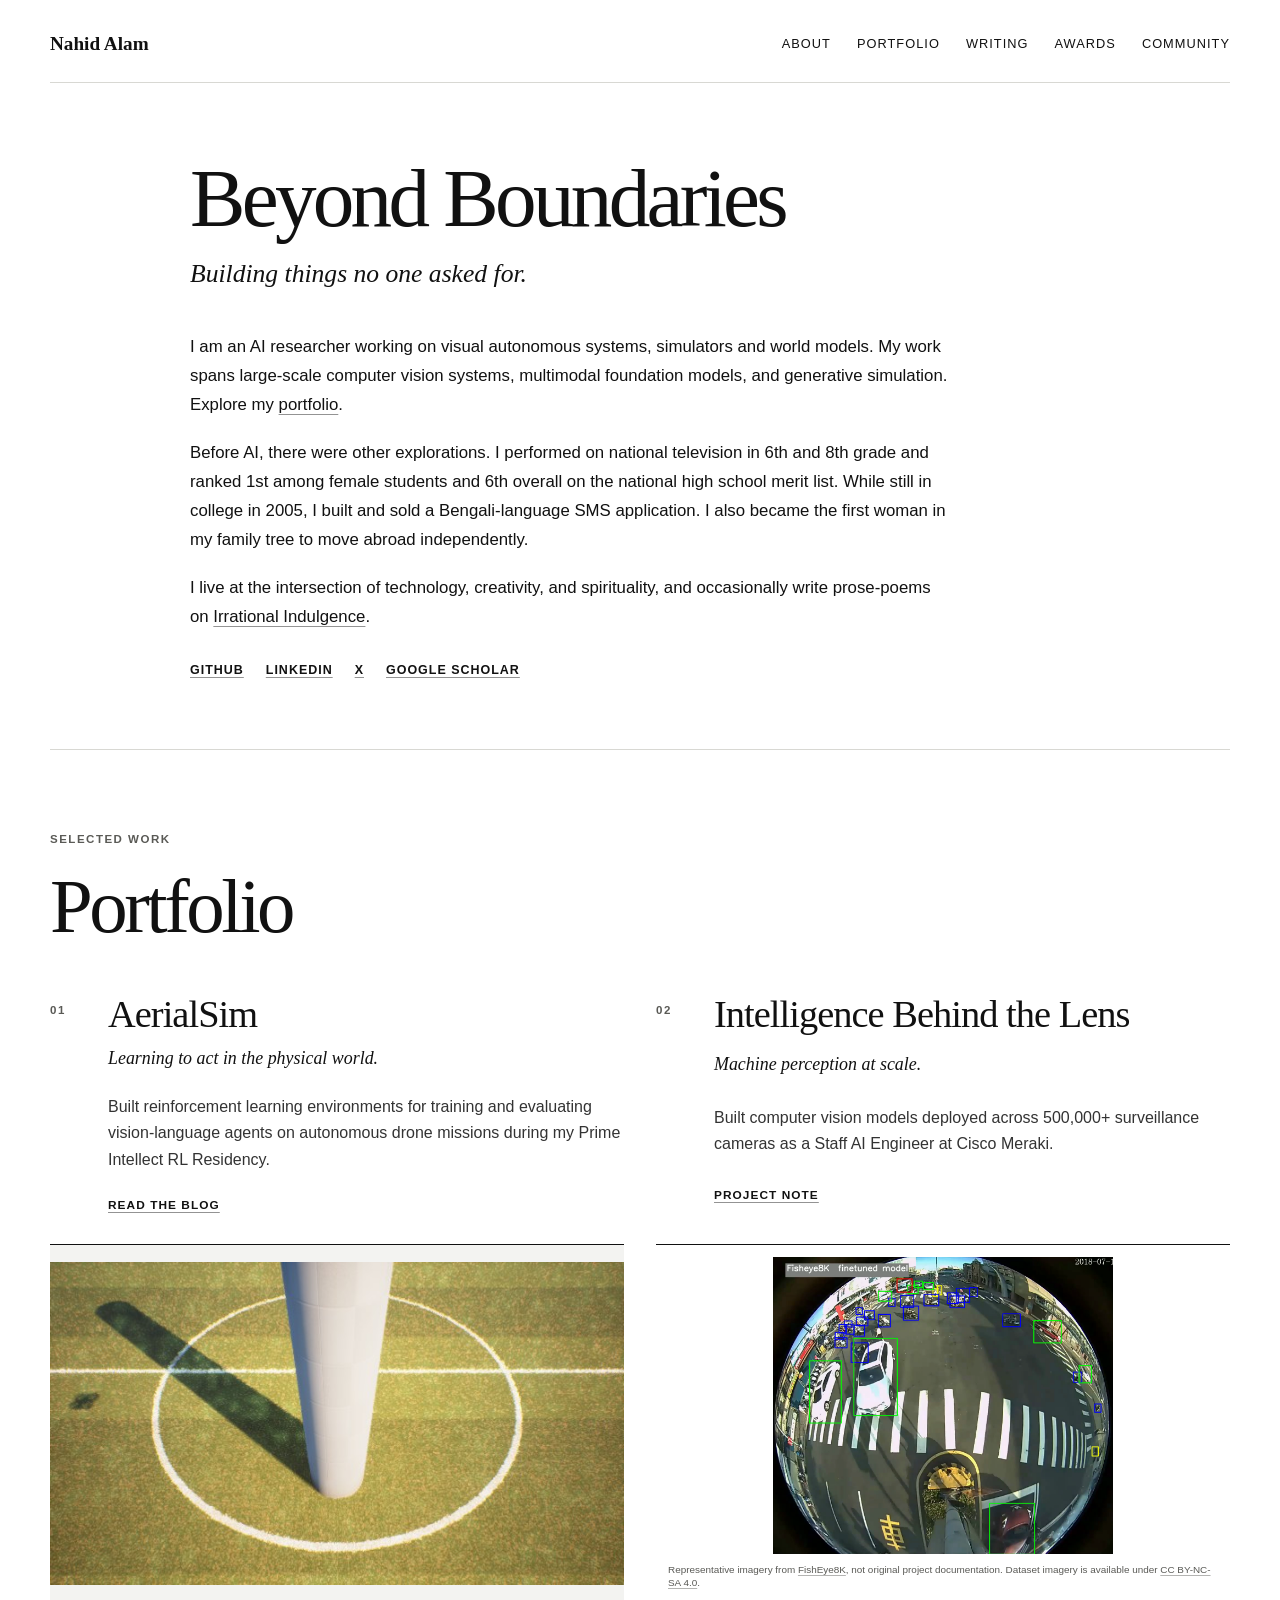
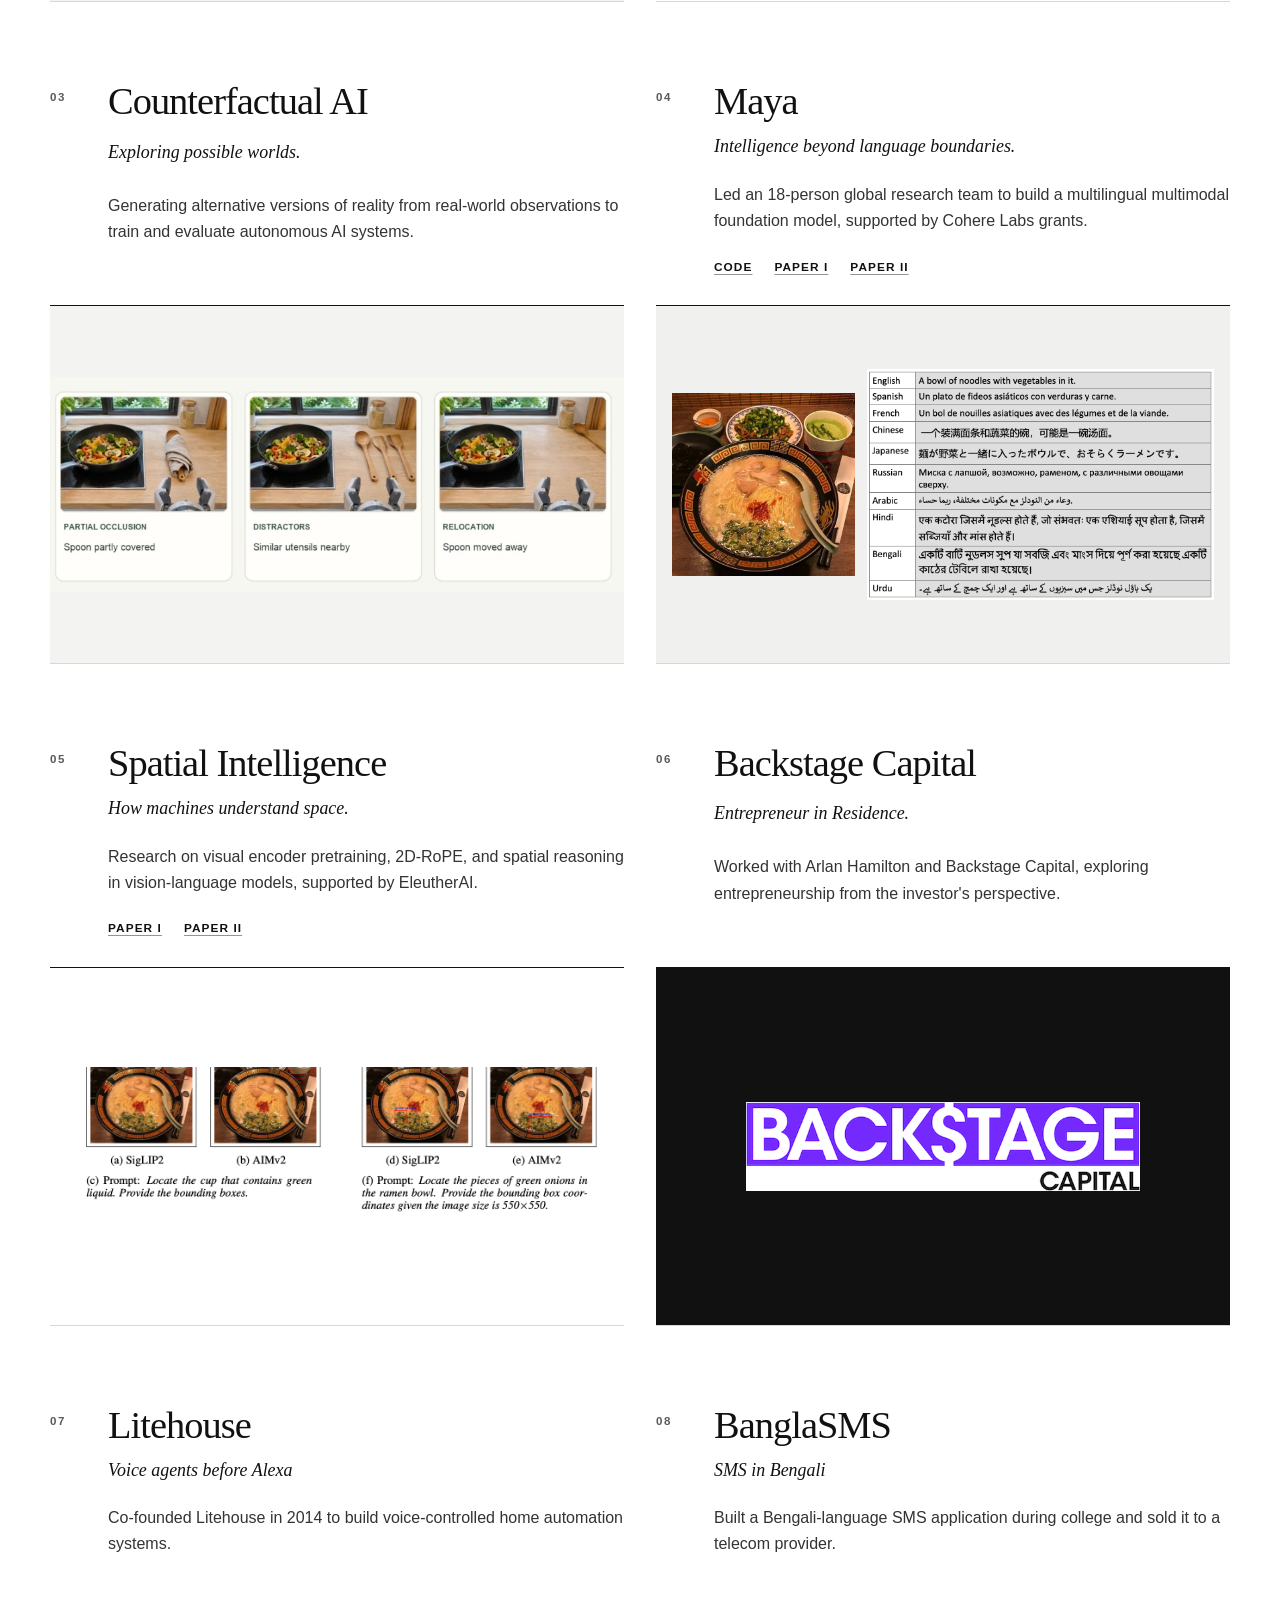
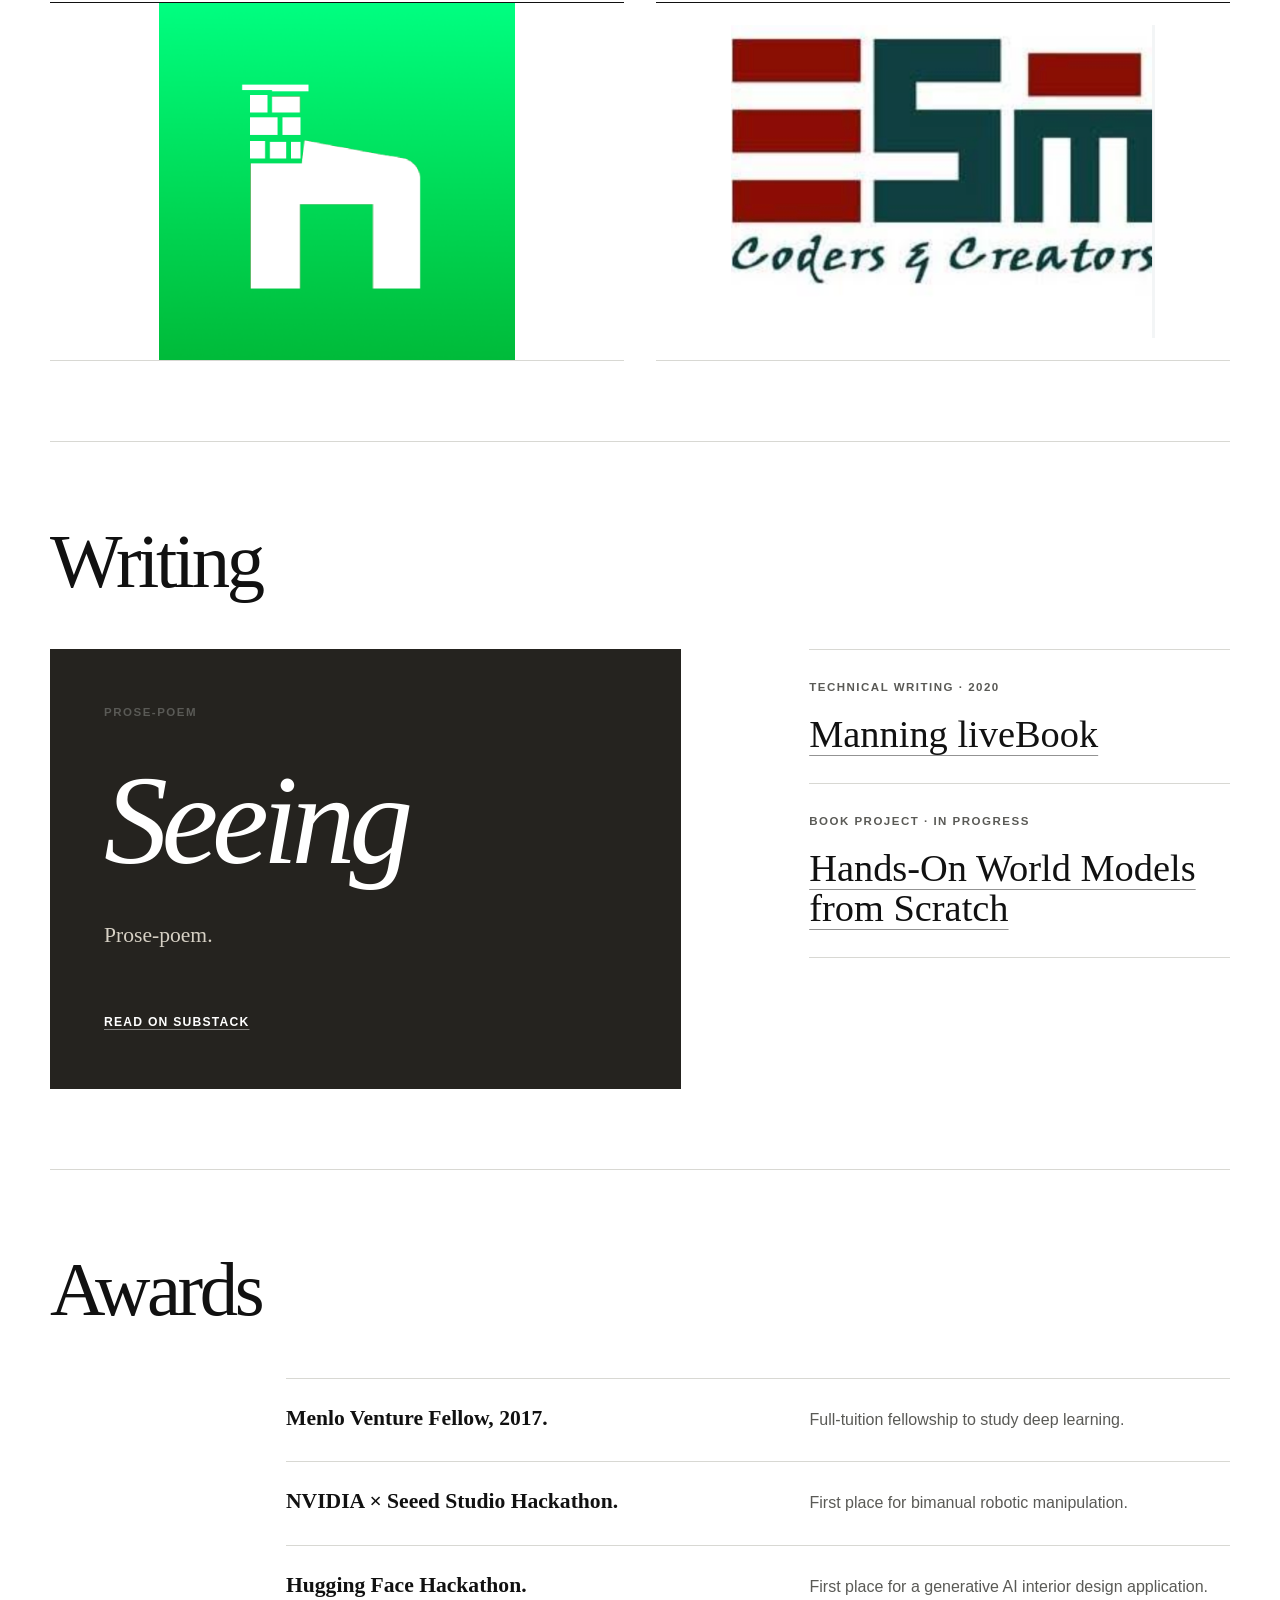
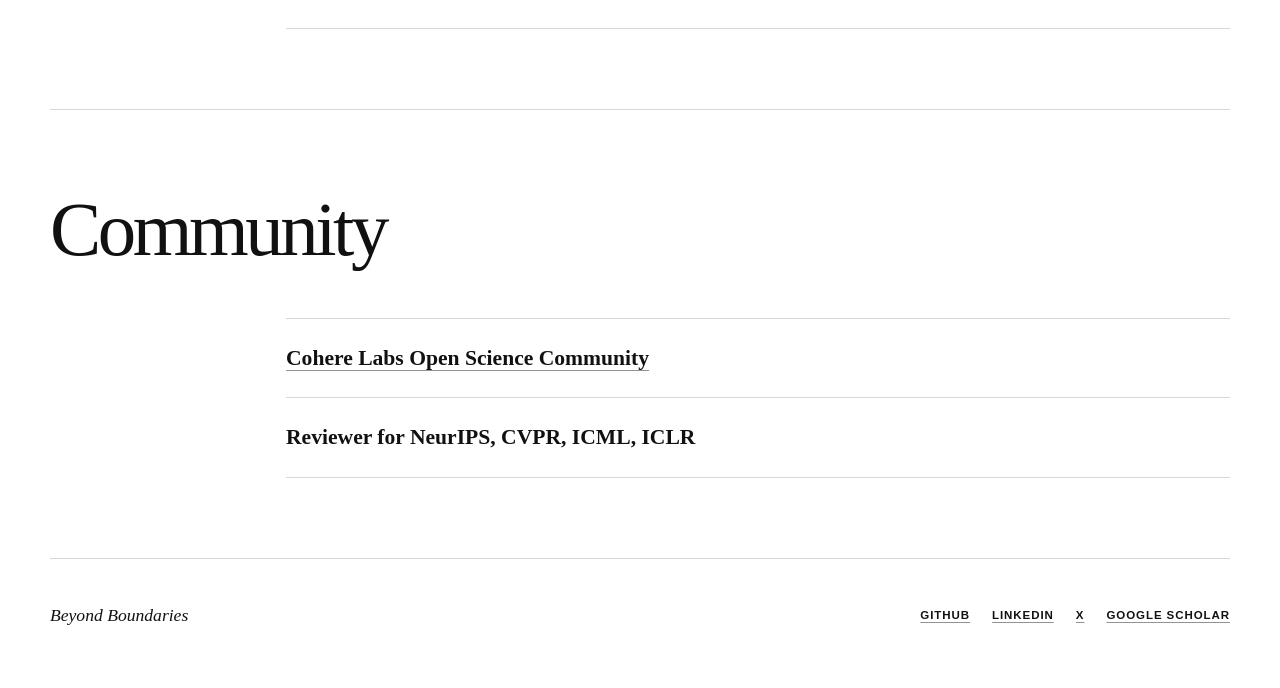
<file: index.html>
<!doctype html>
<html lang="en">
<head>
  <meta charset="utf-8">
  <meta name="viewport" content="width=device-width, initial-scale=1">
  <meta name="description" content="Nahid Alam is an independent researcher and creative technologist working across artificial intelligence, spatial reasoning, and embodied systems.">
  <title>Nahid Alam | Beyond Boundaries</title>
  <link rel="stylesheet" href="portfolio.css">
</head>
<body>
  <a class="skip-link" href="#main">Skip to content</a>
  <header class="site-header">
    <a class="wordmark" href="#about" aria-label="Nahid Alam, home">Nahid Alam</a>
    <nav aria-label="Primary navigation">
      <a href="#about">About</a><a href="#portfolio">Portfolio</a><a href="#writing">Writing</a><a href="#awards">Awards</a><a href="#community">Community</a>
    </nav>
  </header>

  <main id="main">
    <section class="hero section" id="about" aria-labelledby="about-title">
      <div class="hero-content">
        <h1 id="about-title">Beyond Boundaries</h1>
        <p class="tagline">Building things no one asked for.</p>
        <div class="about-copy">
          <p>I am an AI researcher working on visual autonomous systems, simulators and world models. My work spans large-scale computer vision systems, multimodal foundation models, and generative simulation. Explore my <a href="#portfolio">portfolio</a>.</p>
          <p>Before AI, there were other explorations. I performed on national television in 6th and 8th grade and ranked 1st among female students and 6th overall on the national high school merit list. While still in college in 2005, I built and sold a Bengali-language SMS application. I also became the first woman in my family tree to move abroad independently.</p>
          <p>I live at the intersection of technology, creativity, and spirituality, and occasionally write prose-poems on <a href="https://nahidalam.substack.com/">Irrational Indulgence</a>.</p>
        </div>
        <div class="social-links" aria-label="Social profiles">
          <a href="https://github.com/nahidalam">GitHub</a><a href="https://www.linkedin.com/in/nahidalam/">LinkedIn</a><a href="https://x.com/nahidalam">X</a><a href="https://scholar.google.com/citations?user=11XdYBUAAAAJ">Google Scholar</a>
        </div>
      </div>
    </section>

    <section class="section" id="portfolio" aria-labelledby="portfolio-title">
      <header class="section-heading">
        <div class="section-label" aria-hidden="true">Portfolio</div>
        <div><p class="eyebrow">Selected work</p><h2 id="portfolio-title">Portfolio</h2></div>
      </header>
      <div class="portfolio-grid">
        <article class="project-card">
          <div class="project-body"><p class="project-number">01</p><h3>AerialSim</h3><p class="project-kicker">Learning to act in the physical world.</p><p>Built reinforcement learning environments for training and evaluating vision-language agents on autonomous drone missions during my Prime Intellect RL Residency.</p><div class="project-links"><a href="posts/aerialsim-env/">Read the blog</a></div></div>
          <figure class="project-visual"><img src="posts/aerialsim-env/drone-view.jpg" alt="AerialSim drone camera view approaching a landing pad obstructed by an object" width="640" height="360" loading="lazy"></figure>
        </article>

        <article class="project-card project-card-lens">
          <div class="project-body"><p class="project-number">02</p><h3>Intelligence Behind the Lens</h3><p class="project-kicker">Machine perception at scale.</p><p>Built computer vision models deployed across 500,000+ surveillance cameras as a Staff AI Engineer at Cisco Meraki.</p><div class="project-links"><a href="https://www.linkedin.com/posts/nahidalam_cisco-live-2024-amsterdam-live-broadcast-activity-7161052460256559105-5f4G">Project note</a></div></div>
          <figure class="project-visual project-visual-wide">
            <img src="assets/images/lens/fisheye8k-single-detection-hd.png" alt="A high-resolution circular fisheye traffic view with detected cars, motorcycles, bicycles, and pedestrians" width="1238" height="1080">
            <figcaption>Representative imagery from <a href="https://arxiv.org/abs/2305.17449">FishEye8K</a>, not original project documentation. Dataset imagery is available under <a href="https://creativecommons.org/licenses/by-nc-sa/4.0/">CC BY-NC-SA 4.0</a>.</figcaption>
          </figure>
        </article>

        <article class="project-card">
          <div class="project-body"><p class="project-number">03</p><h3>Counterfactual AI</h3><p class="project-kicker">Exploring possible worlds.</p><p>Generating alternative versions of reality from real-world observations to train and evaluate autonomous AI systems.</p></div>
          <figure class="project-visual"><img src="assets/images/counterfactual/counterfactual_ai.png" alt="Three counterfactual robot perception scenes showing partial occlusion, distractors, and object relocation" width="1638" height="612"></figure>
        </article>

        <article class="project-card project-card-maya">
          <div class="project-body"><p class="project-number">04</p><h3>Maya</h3><p class="project-kicker">Intelligence beyond language boundaries.</p><p>Led an 18-person global research team to build a multilingual multimodal foundation model, supported by Cohere Labs grants.</p><div class="project-links"><a href="https://github.com/nahidalam/maya">Code</a><a href="https://arxiv.org/abs/2412.07112">Paper I</a><a href="https://arxiv.org/abs/2505.08910">Paper II</a></div></div>
          <figure class="project-visual maya-visual">
            <a href="assets/images/maya/figure9.png" target="_blank" rel="noopener" aria-label="Enlarge Maya Figure 9, a photograph of a bowl of ramen"><img src="assets/images/maya/figure9.png" alt="Maya paper Figure 9 showing a bowl of ramen with side dishes" width="550" height="550" loading="lazy"></a>
            <a href="assets/images/maya/figure10.png" target="_blank" rel="noopener" aria-label="Enlarge Maya Figure 10, multilingual descriptions of the photograph"><img src="assets/images/maya/figure10.png" alt="Maya paper Figure 10 with descriptions of the ramen photograph in ten languages" width="1034" height="690" loading="lazy"></a>
          </figure>
        </article>

        <article class="project-card">
          <div class="project-body"><p class="project-number">05</p><h3>Spatial Intelligence</h3><p class="project-kicker">How machines understand space.</p><p>Research on visual encoder pretraining, 2D-RoPE, and spatial reasoning in vision-language models, supported by EleutherAI.</p><div class="project-links"><a href="https://arxiv.org/abs/2603.12545">Paper I</a><a href="https://arxiv.org/abs/2601.09954">Paper II</a></div></div>
          <figure class="project-visual project-visual-paper"><a href="assets/images/spatial/figure2-portfolio.png" target="_blank" rel="noopener" aria-label="Enlarge Spatial Intelligence comparison"><img src="assets/images/spatial/figure2-portfolio.png" alt="Spatial reasoning comparison of object localization from SigLIP2 and AIMv2 encoders" width="1250" height="370" loading="lazy"></a></figure>
        </article>

        <article class="project-card project-card-type">
          <div class="project-body"><p class="project-number">06</p><h3>Backstage Capital</h3><p class="project-kicker">Entrepreneur in Residence.</p><p>Worked with Arlan Hamilton and Backstage Capital, exploring entrepreneurship from the investor's perspective.</p></div>
          <a class="type-visual backstage-visual" href="https://backstagecapital.com/crew/alumni/" aria-label="Visit the Backstage Capital crew alumni page"><img src="assets/images/backstage/backstage_logo_white.png" alt="Backstage Capital" width="600" height="136" loading="lazy"></a>
        </article>

        <article class="project-card project-card-type">
          <div class="project-body"><p class="project-number">07</p><h3>Litehouse</h3><p class="project-kicker">Voice agents before Alexa</p><p>Co-founded Litehouse in 2014 to build voice-controlled home automation systems.</p></div>
          <figure class="project-visual litehouse-visual"><img src="assets/images/litehouse/litehouse.png" alt="Litehouse logo" width="512" height="512" loading="lazy"></figure>
        </article>

        <article class="project-card project-card-type">
          <div class="project-body"><p class="project-number">08</p><h3>BanglaSMS</h3><p class="project-kicker">SMS in Bengali</p><p>Built a Bengali-language SMS application during college and sold it to a telecom provider.</p></div>
          <a class="type-visual banglasms-visual" href="https://www.facebook.com/banglasms/" aria-label="Visit BanglaSMS on Facebook"><img src="assets/images/banglasms/logo.png" alt="BanglaSMS Coders and Creators logo" width="602" height="444" loading="lazy"></a>
        </article>
      </div>
    </section>

    <section class="section writing" id="writing" aria-labelledby="writing-title">
      <header class="section-heading"><div class="section-label" aria-hidden="true">Writing</div><div><h2 id="writing-title">Writing</h2></div></header>
      <div class="writing-grid">
        <article class="featured-writing"><p class="eyebrow">Prose-poem</p><h3><a href="https://nahidalam.substack.com/p/seeing"><cite>Seeing</cite></a></h3><p class="writing-note">Prose-poem.</p><a class="text-link" href="https://nahidalam.substack.com/p/seeing">Read on Substack</a></article>
        <div class="writing-list"><article><p class="writing-meta">Technical writing · 2020</p><h3><a href="https://www.manning.com/liveproject/summarize-COVID-19-news-using-NLP-and-PyTorch">Manning liveBook</a></h3></article><article><p class="writing-meta">Book project · In progress</p><h3><a href="https://github.com/nahidalam/world_model_from_scratch">Hands-On World Models from Scratch</a></h3></article></div>
      </div>
    </section>

    <section class="section" id="awards" aria-labelledby="awards-title">
      <header class="section-heading"><div class="section-label" aria-hidden="true">Awards</div><div><h2 id="awards-title">Awards</h2></div></header>
      <div class="list-block"><article><h3>Menlo Venture Fellow, 2017.</h3><p>Full-tuition fellowship to study deep learning.</p></article><article><h3>NVIDIA × Seeed Studio Hackathon.</h3><p>First place for bimanual robotic manipulation.</p></article><article><h3>Hugging Face Hackathon.</h3><p>First place for a generative AI interior design application.</p></article></div>
    </section>

    <section class="section" id="community" aria-labelledby="community-title">
      <header class="section-heading"><div class="section-label" aria-hidden="true">Community</div><div><h2 id="community-title">Community</h2></div></header>
      <ul class="community-list"><li><a href="https://www.linkedin.com/posts/this-month-were-celebrating-one-of-our-share-7499204103470952448-gqoE/">Cohere Labs Open Science Community</a></li><li>Reviewer for NeurIPS, CVPR, ICML, ICLR</li></ul>
    </section>
  </main>

  <footer class="site-footer"><p>Beyond Boundaries</p><div class="footer-links"><a href="https://github.com/nahidalam">GitHub</a><a href="https://www.linkedin.com/in/nahidalam/">LinkedIn</a><a href="https://x.com/nahidalam">X</a><a href="https://scholar.google.com/citations?user=11XdYBUAAAAJ">Google Scholar</a></div></footer>
</body>
</html>
</file>
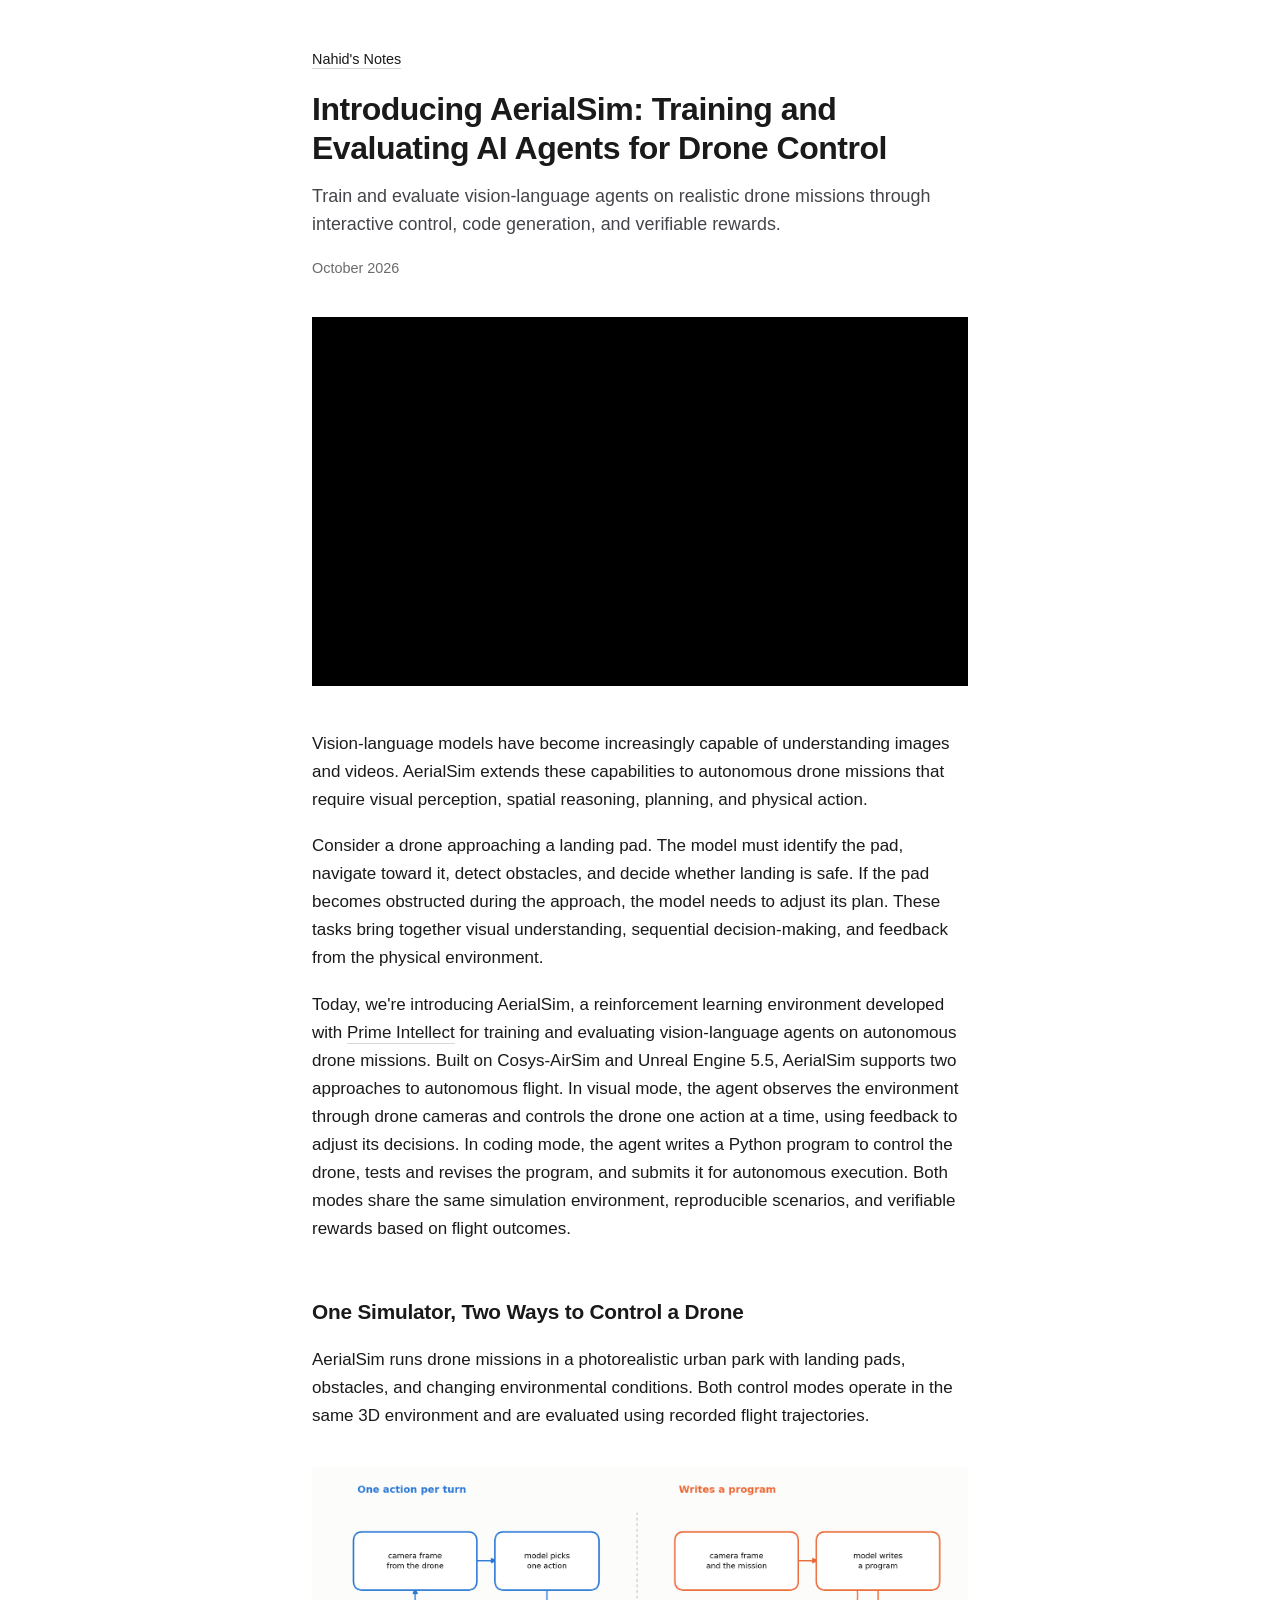
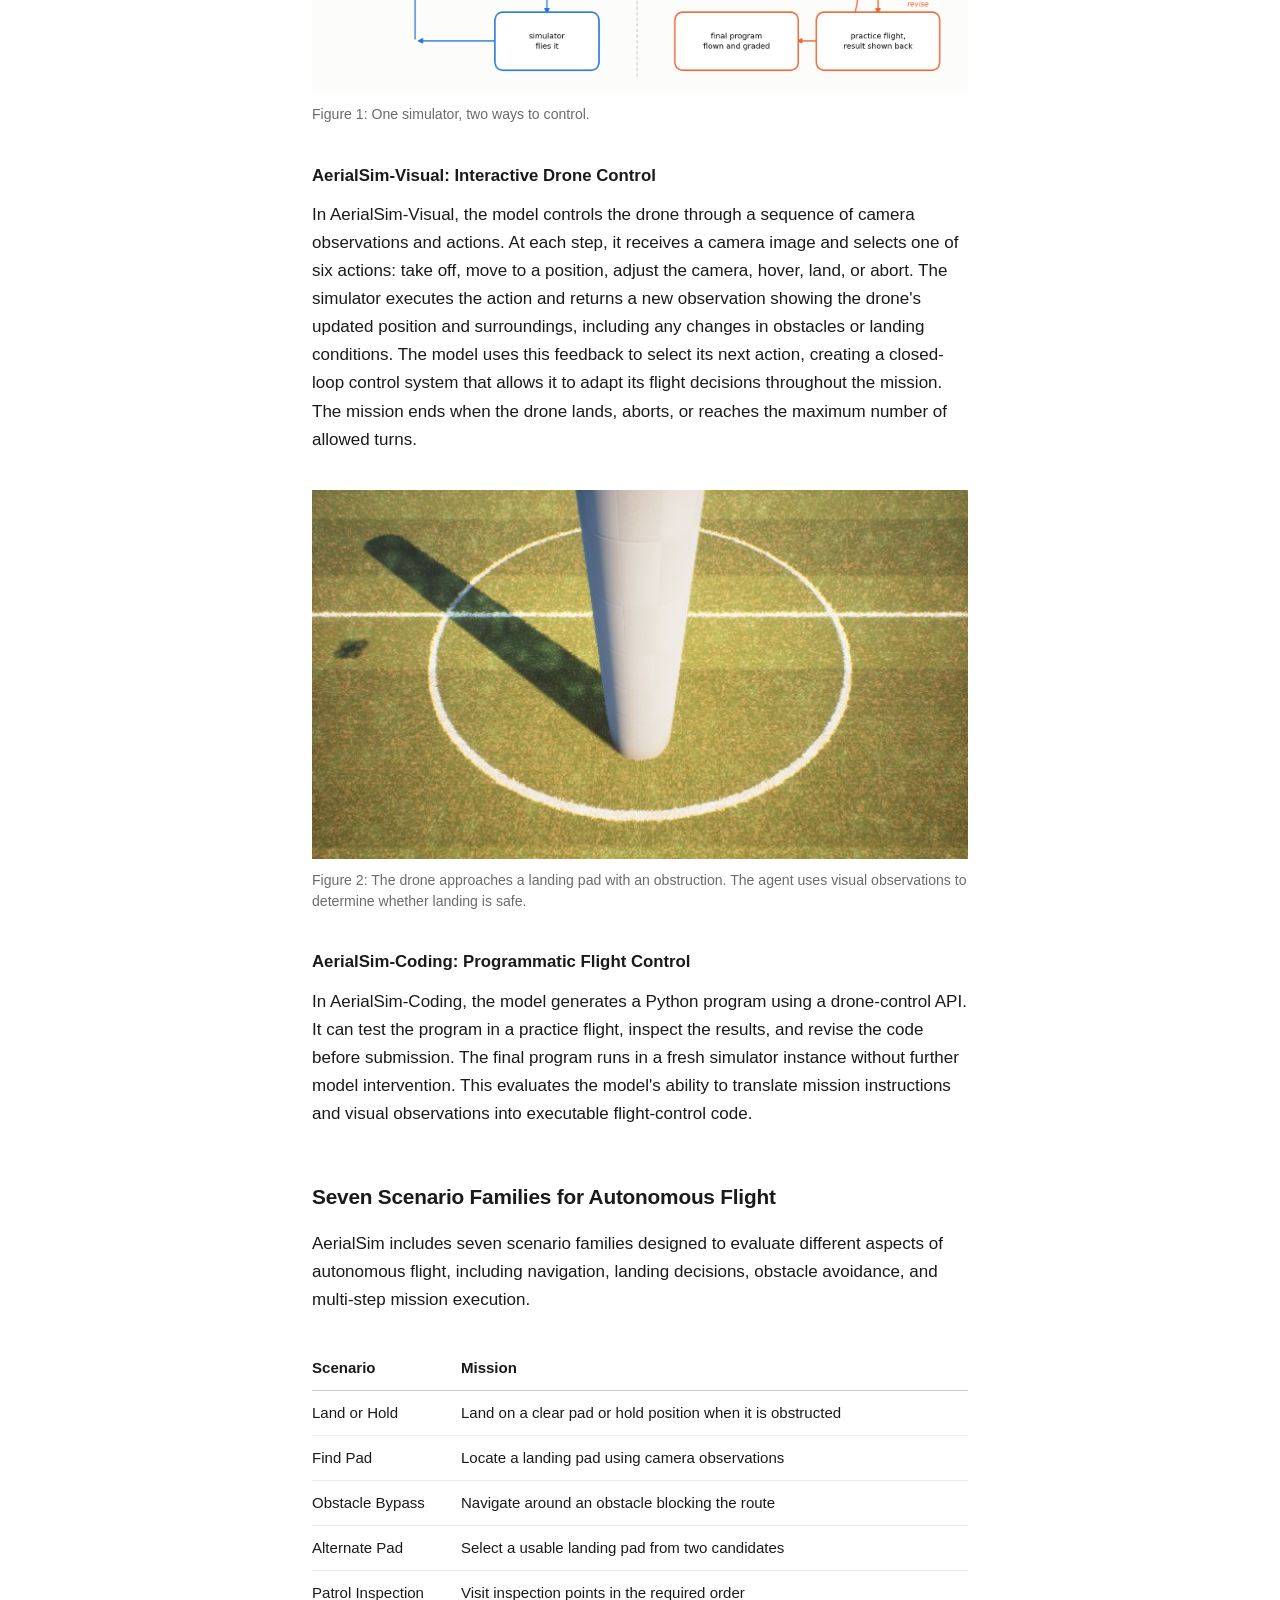
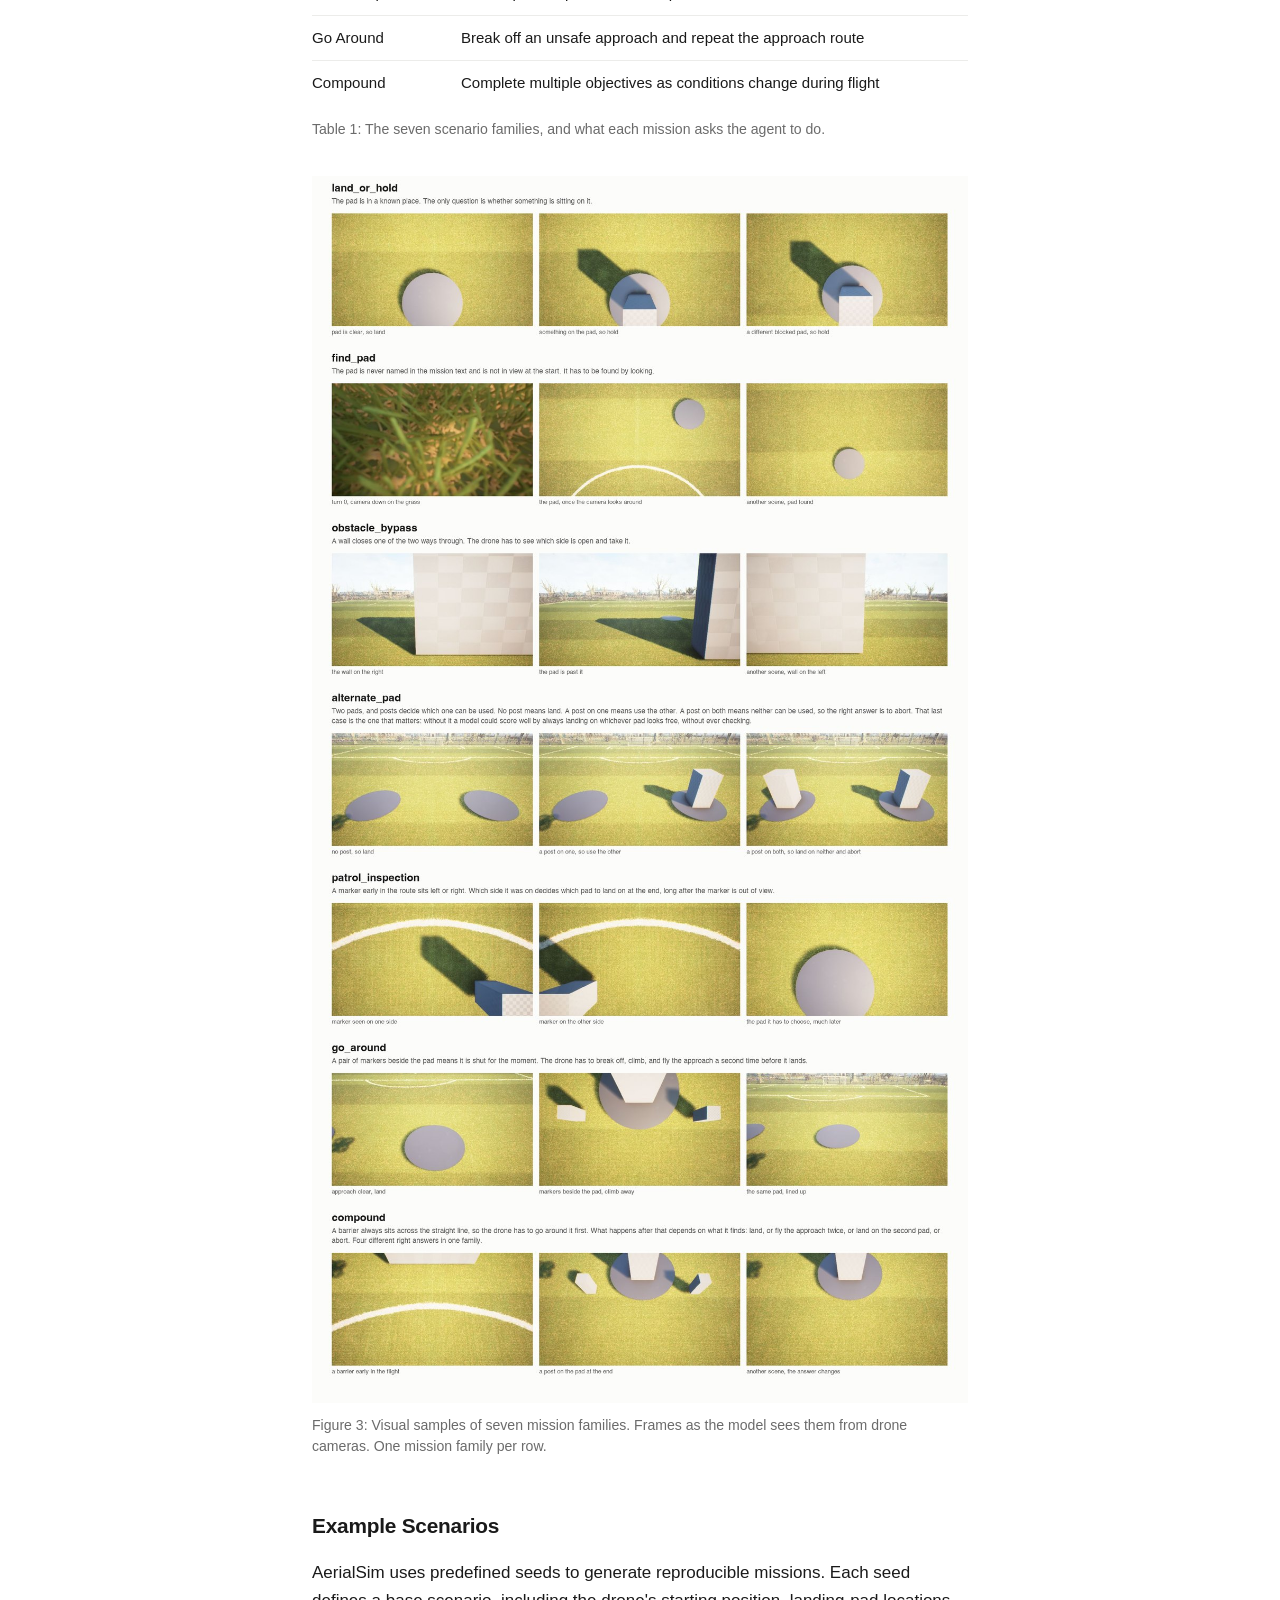
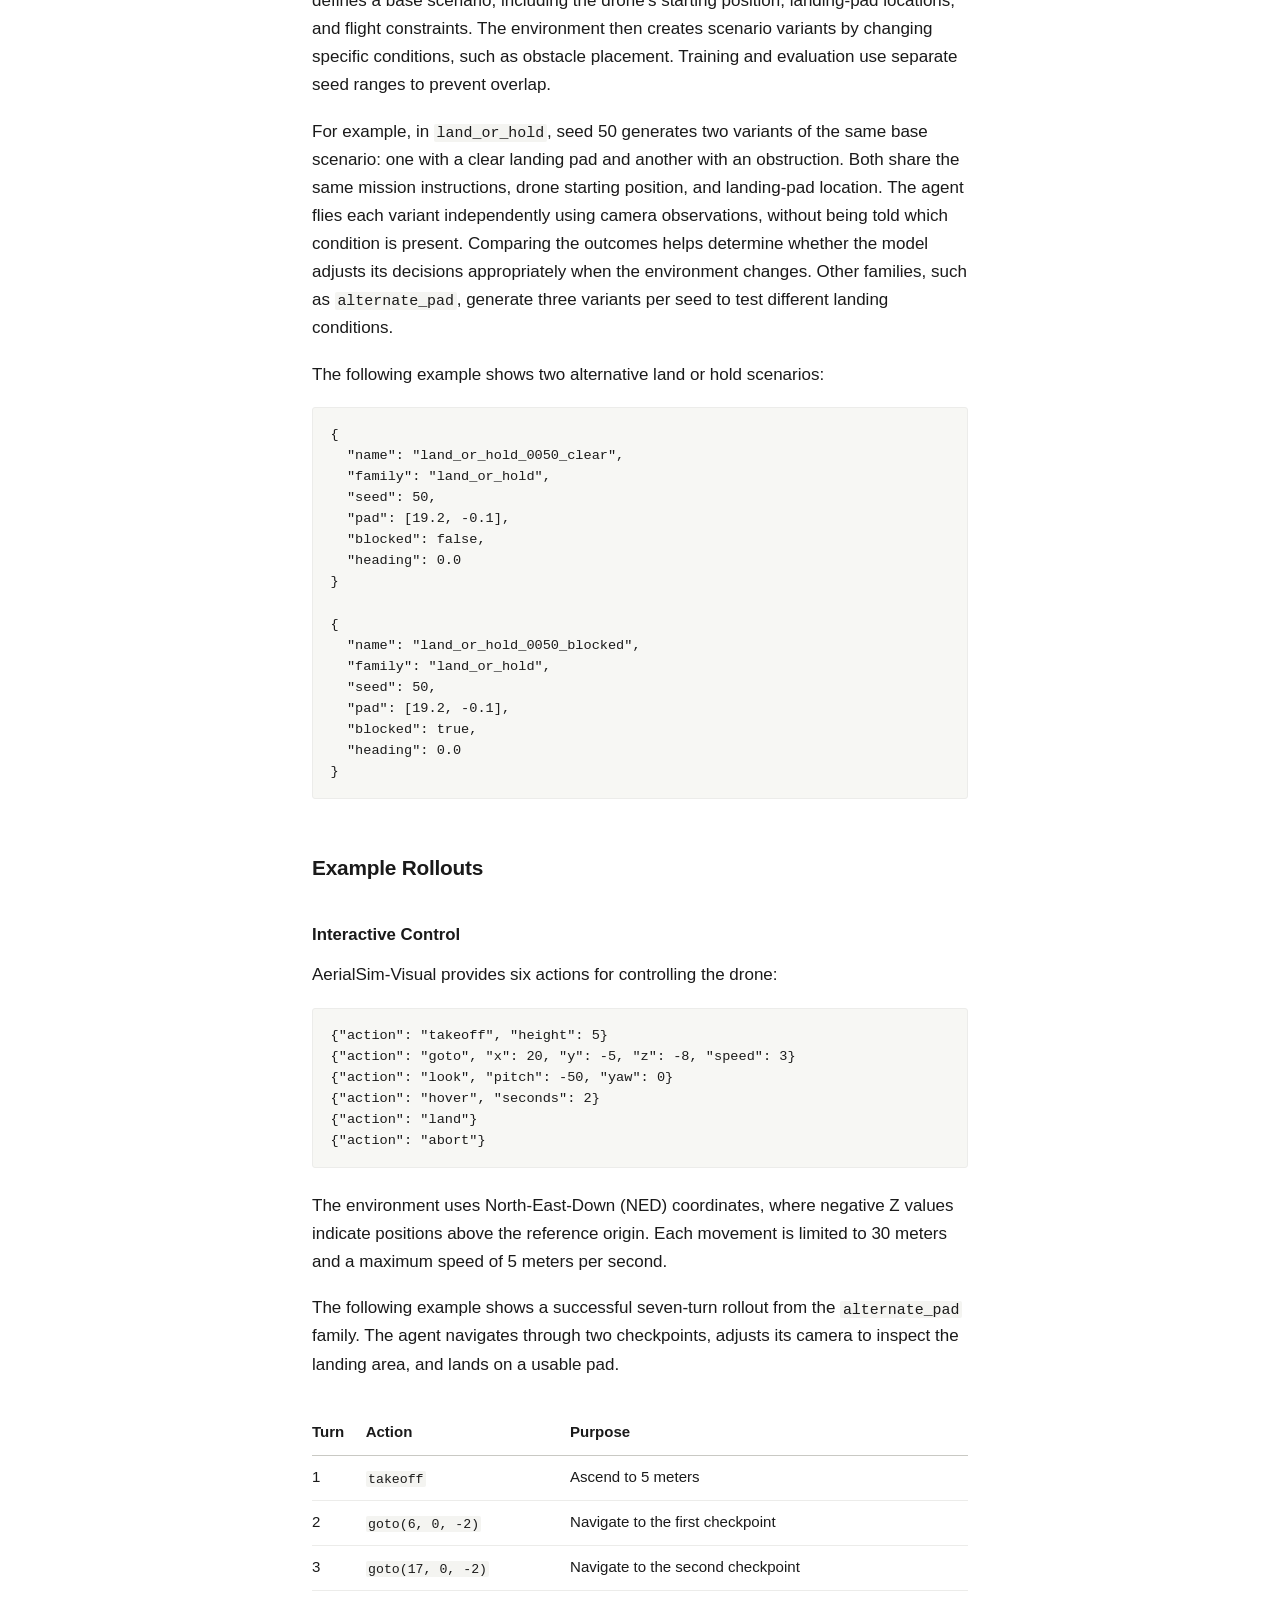
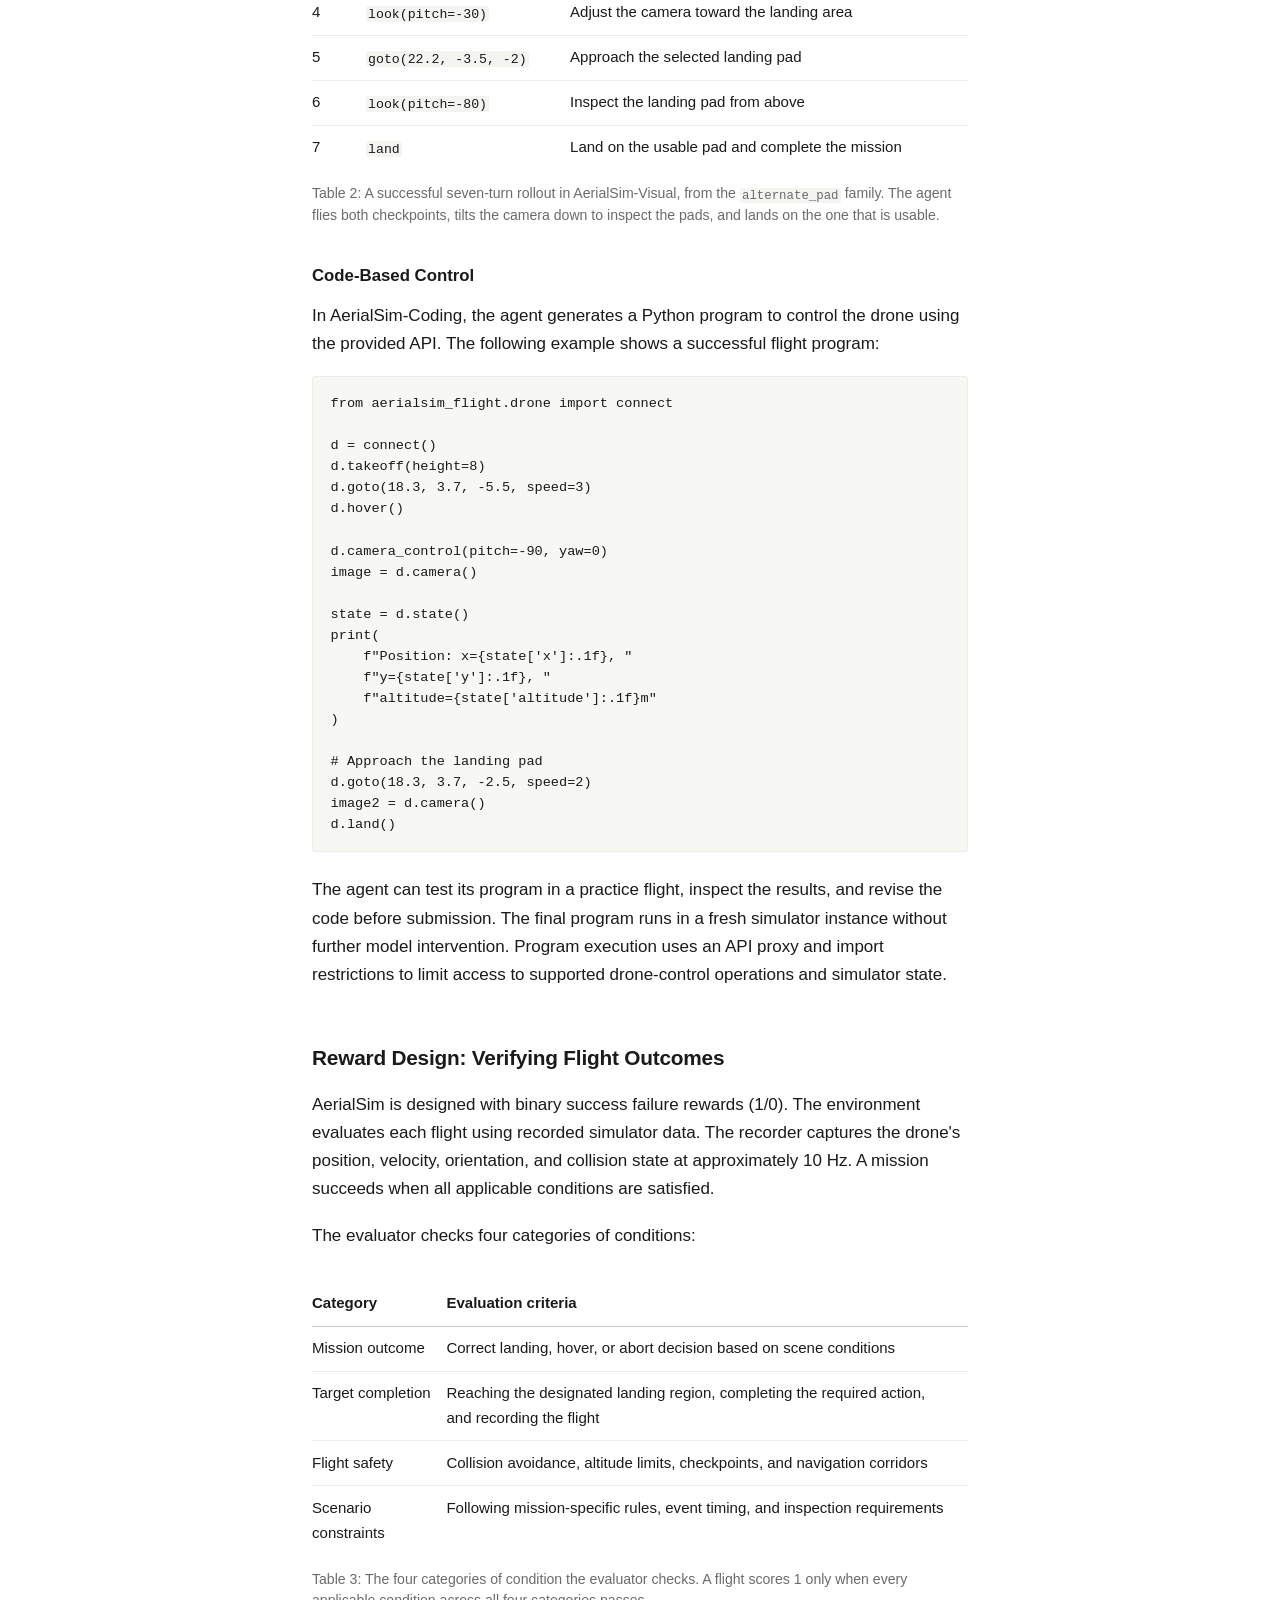
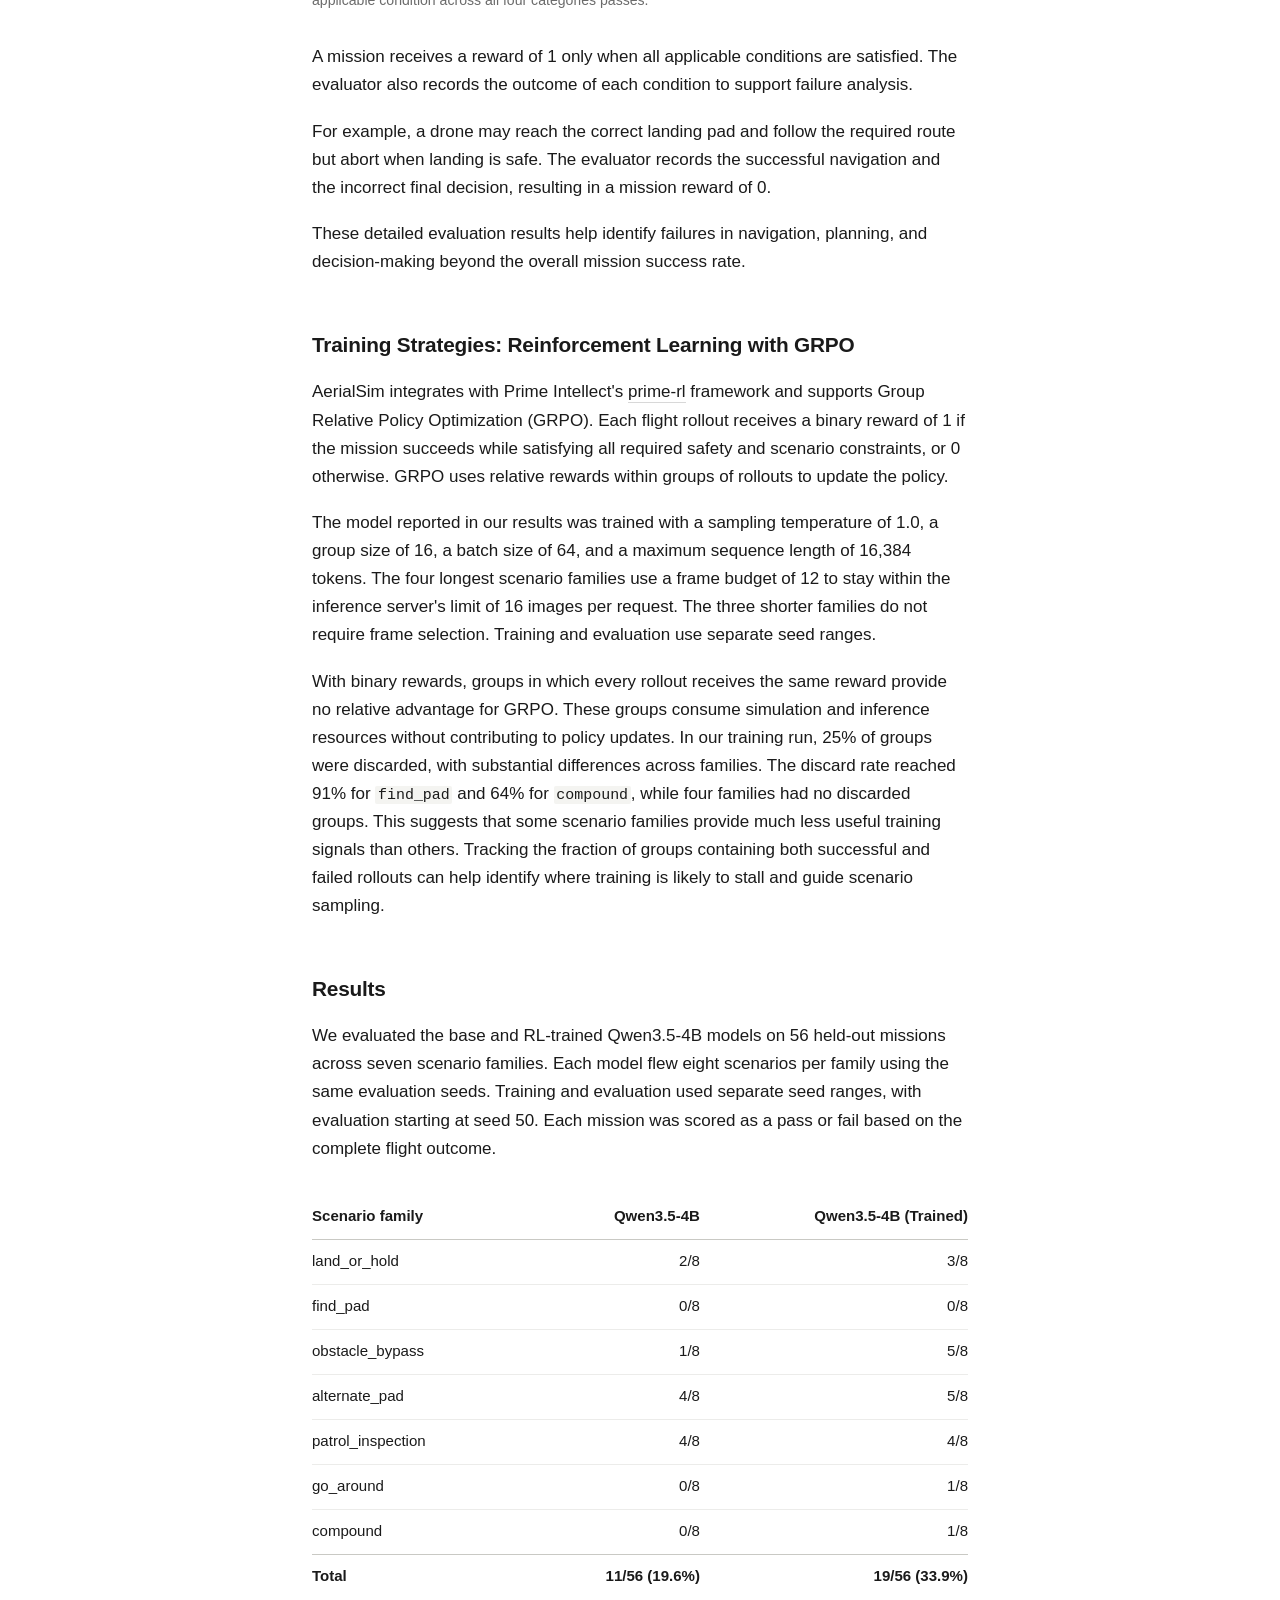
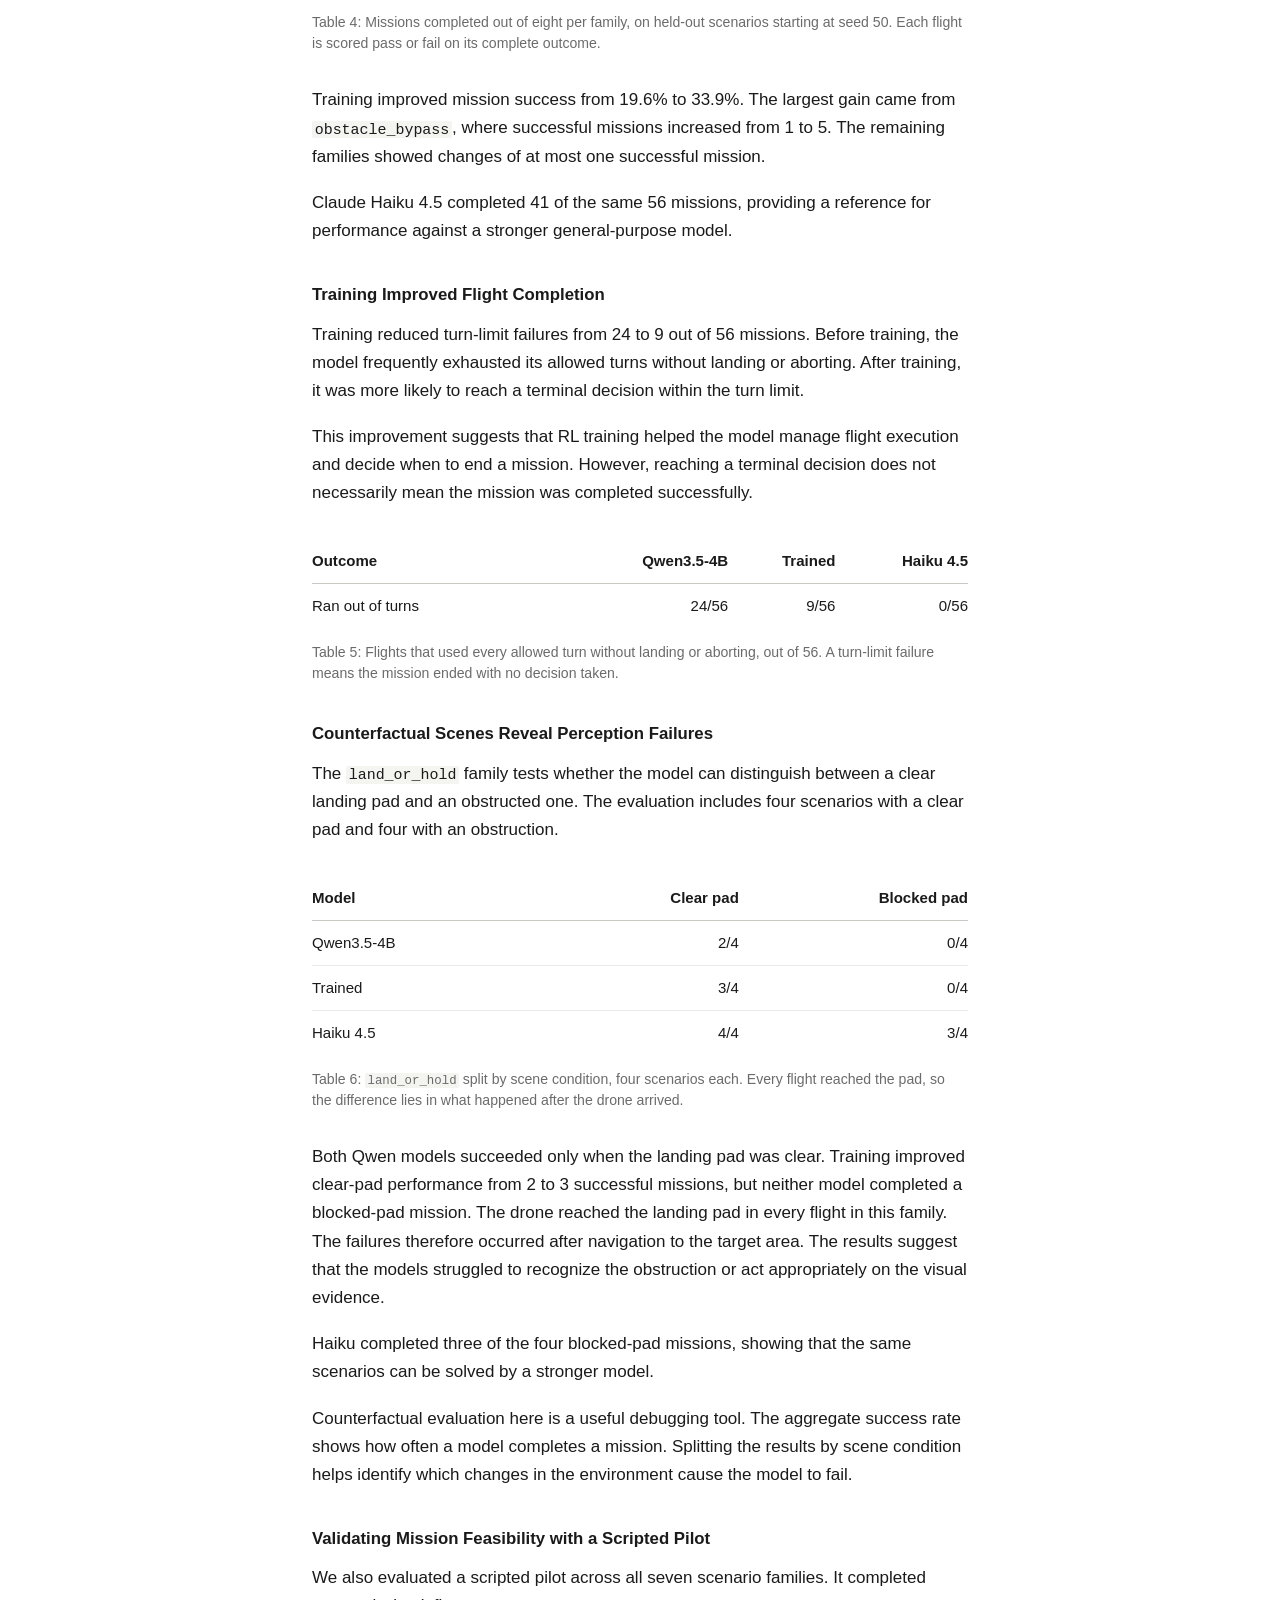
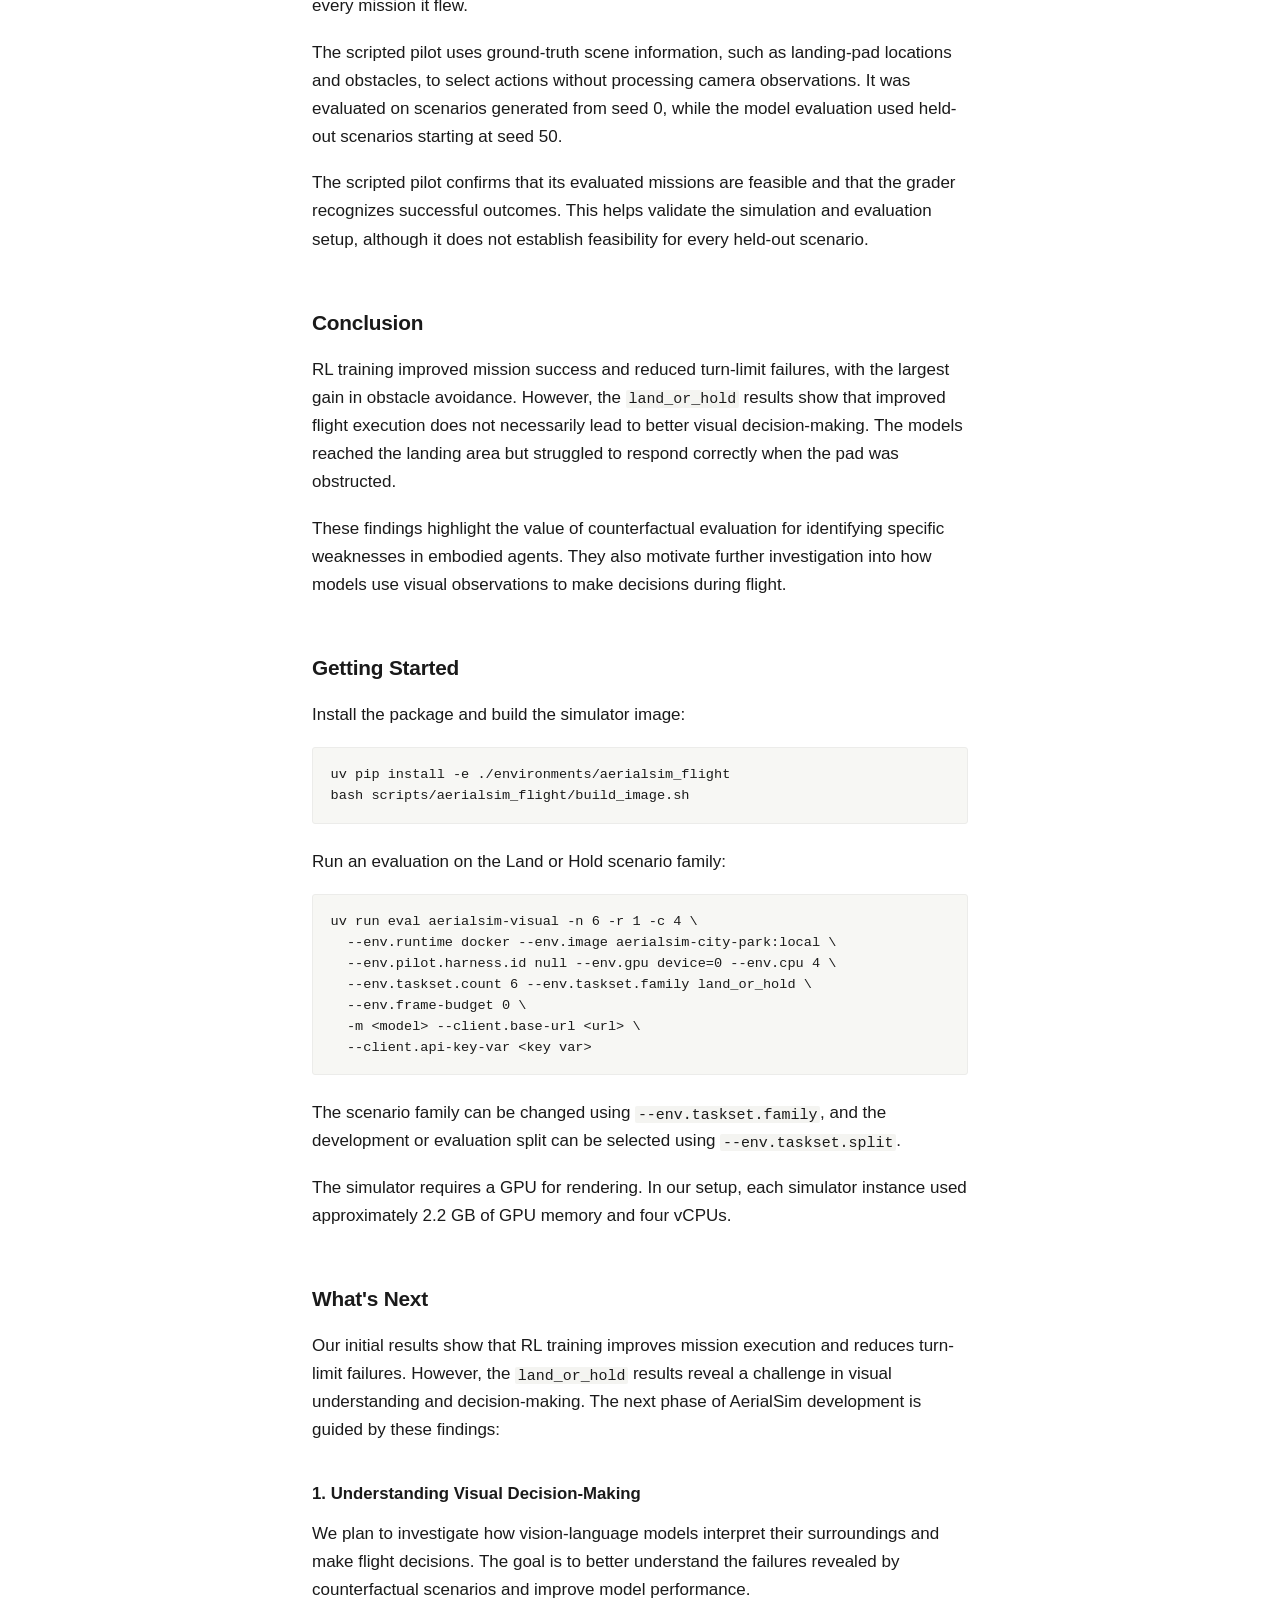
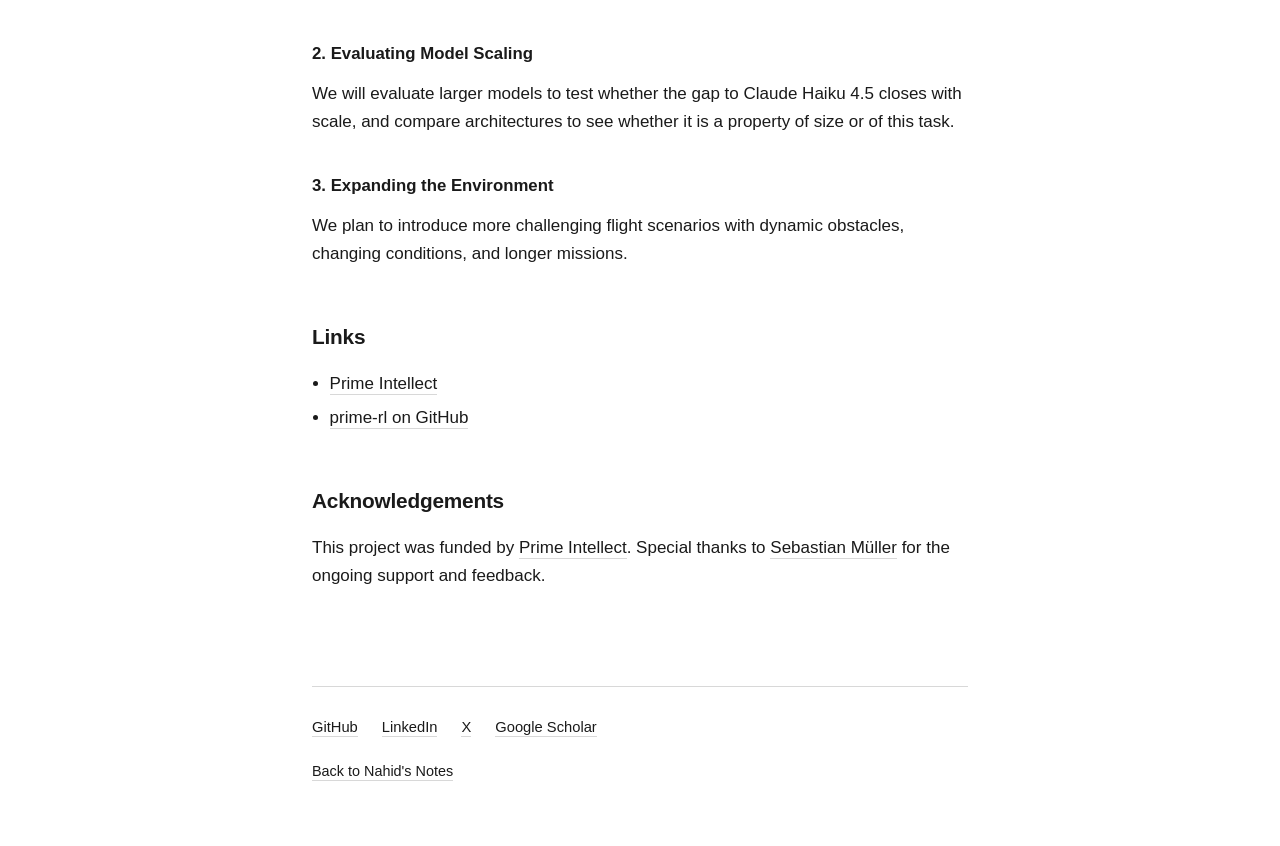
<file: posts/aerialsim-env/index.html>
<!doctype html>
<html lang="en">
<head>
<meta charset="utf-8">
<meta name="viewport" content="width=device-width, initial-scale=1">
<title>Introducing AerialSim: Training and Evaluating AI Agents for Drone Control</title>
<meta name="description" content="Train and evaluate vision-language agents on realistic drone missions through interactive control, code generation, and verifiable rewards.">
<link rel="stylesheet" href="../../style.css">
</head>
<body>
<div class="wrap post">

<p class="back"><a href="/">Nahid's Notes</a></p>

<header>
  <h1>Introducing AerialSim: Training and Evaluating AI Agents for Drone Control</h1>
  <p class="standfirst">Train and evaluate vision-language agents on realistic drone missions through interactive control, code generation, and verifiable rewards.</p>
  <p class="meta">October 2026</p>
</header>

<figure class="hero">
  <div class="video">
    <iframe src="https://www.youtube-nocookie.com/embed/v1uoPUcnL-I" title="AerialSim"
            loading="lazy" referrerpolicy="strict-origin-when-cross-origin"
            allow="accelerometer; clipboard-write; encrypted-media; gyroscope; picture-in-picture; web-share"
            allowfullscreen></iframe>
  </div>
</figure>

<p>Vision-language models have become increasingly capable of understanding images and videos. AerialSim extends these capabilities to autonomous drone missions that require visual perception, spatial reasoning, planning, and physical action.</p>

<p>Consider a drone approaching a landing pad. The model must identify the pad, navigate toward it, detect obstacles, and decide whether landing is safe. If the pad becomes obstructed during the approach, the model needs to adjust its plan. These tasks bring together visual understanding, sequential decision-making, and feedback from the physical environment.</p>

<p>Today, we're introducing AerialSim, a reinforcement learning environment developed with <a href="https://www.primeintellect.ai/">Prime Intellect</a> for training and evaluating vision-language agents on autonomous drone missions. Built on Cosys-AirSim and Unreal Engine 5.5, AerialSim supports two approaches to autonomous flight. In visual mode, the agent observes the environment through drone cameras and controls the drone one action at a time, using feedback to adjust its decisions. In coding mode, the agent writes a Python program to control the drone, tests and revises the program, and submits it for autonomous execution. Both modes share the same simulation environment, reproducible scenarios, and verifiable rewards based on flight outcomes.</p>

<h2>One Simulator, Two Ways to Control a Drone</h2>

<p>AerialSim runs drone missions in a photorealistic urban park with landing pads, obstacles, and changing environmental conditions. Both control modes operate in the same 3D environment and are evaluated using recorded flight trajectories.</p>

<figure>
  <img src="two-modes.png" alt="Diagram comparing interactive control and code generation in AerialSim" width="1600" height="555">
  <figcaption>Figure 1: One simulator, two ways to control.</figcaption>
</figure>

<h3>AerialSim-Visual: Interactive Drone Control</h3>

<p>In AerialSim-Visual, the model controls the drone through a sequence of camera observations and actions. At each step, it receives a camera image and selects one of six actions: take off, move to a position, adjust the camera, hover, land, or abort. The simulator executes the action and returns a new observation showing the drone's updated position and surroundings, including any changes in obstacles or landing conditions. The model uses this feedback to select its next action, creating a closed-loop control system that allows it to adapt its flight decisions throughout the mission. The mission ends when the drone lands, aborts, or reaches the maximum number of allowed turns.</p>

<figure>
  <img src="drone-view.jpg" alt="Drone camera view of a landing pad with an obstruction on it" width="640" height="360">
  <figcaption>Figure 2: The drone approaches a landing pad with an obstruction. The agent uses visual observations to determine whether landing is safe.</figcaption>
</figure>

<h3>AerialSim-Coding: Programmatic Flight Control</h3>

<p>In AerialSim-Coding, the model generates a Python program using a drone-control API. It can test the program in a practice flight, inspect the results, and revise the code before submission. The final program runs in a fresh simulator instance without further model intervention. This evaluates the model's ability to translate mission instructions and visual observations into executable flight-control code.</p>

<h2>Seven Scenario Families for Autonomous Flight</h2>

<p>AerialSim includes seven scenario families designed to evaluate different aspects of autonomous flight, including navigation, landing decisions, obstacle avoidance, and multi-step mission execution.</p>

<div class="tablewrap">
<table>
  <caption>Table 1: The seven scenario families, and what each mission asks the agent to do.</caption>
  <thead><tr><th scope="col">Scenario</th><th scope="col">Mission</th></tr></thead>
  <tbody>
    <tr><td>Land or Hold</td><td>Land on a clear pad or hold position when it is obstructed</td></tr>
    <tr><td>Find Pad</td><td>Locate a landing pad using camera observations</td></tr>
    <tr><td>Obstacle Bypass</td><td>Navigate around an obstacle blocking the route</td></tr>
    <tr><td>Alternate Pad</td><td>Select a usable landing pad from two candidates</td></tr>
    <tr><td>Patrol Inspection</td><td>Visit inspection points in the required order</td></tr>
    <tr><td>Go Around</td><td>Break off an unsafe approach and repeat the approach route</td></tr>
    <tr><td>Compound</td><td>Complete multiple objectives as conditions change during flight</td></tr>
  </tbody>
</table>
</div>

<figure>
  <img src="seven-families.jpg" alt="Three camera frames from each of the seven scenario families, one family per row" width="1240" height="2320">
  <figcaption>Figure 3: Visual samples of seven mission families. Frames as the model sees them from drone cameras. One mission family per row.</figcaption>
</figure>

<h2>Example Scenarios</h2>

<p>AerialSim uses predefined seeds to generate reproducible missions. Each seed defines a base scenario, including the drone's starting position, landing-pad locations, and flight constraints. The environment then creates scenario variants by changing specific conditions, such as obstacle placement. Training and evaluation use separate seed ranges to prevent overlap.</p>

<p>For example, in <code>land_or_hold</code>, seed 50 generates two variants of the same base scenario: one with a clear landing pad and another with an obstruction. Both share the same mission instructions, drone starting position, and landing-pad location. The agent flies each variant independently using camera observations, without being told which condition is present. Comparing the outcomes helps determine whether the model adjusts its decisions appropriately when the environment changes. Other families, such as <code>alternate_pad</code>, generate three variants per seed to test different landing conditions.</p>

<p>The following example shows two alternative land or hold scenarios:</p>

<pre><code>{
  "name": "land_or_hold_0050_clear",
  "family": "land_or_hold",
  "seed": 50,
  "pad": [19.2, -0.1],
  "blocked": false,
  "heading": 0.0
}

{
  "name": "land_or_hold_0050_blocked",
  "family": "land_or_hold",
  "seed": 50,
  "pad": [19.2, -0.1],
  "blocked": true,
  "heading": 0.0
}</code></pre>

<h2>Example Rollouts</h2>

<h3>Interactive Control</h3>

<p>AerialSim-Visual provides six actions for controlling the drone:</p>

<pre><code>{"action": "takeoff", "height": 5}
{"action": "goto", "x": 20, "y": -5, "z": -8, "speed": 3}
{"action": "look", "pitch": -50, "yaw": 0}
{"action": "hover", "seconds": 2}
{"action": "land"}
{"action": "abort"}</code></pre>

<p>The environment uses North-East-Down (NED) coordinates, where negative Z values indicate positions above the reference origin. Each movement is limited to 30 meters and a maximum speed of 5 meters per second.</p>

<p>The following example shows a successful seven-turn rollout from the <code>alternate_pad</code> family. The agent navigates through two checkpoints, adjusts its camera to inspect the landing area, and lands on a usable pad.</p>

<div class="tablewrap">
<table>
  <caption>Table 2: A successful seven-turn rollout in AerialSim-Visual, from the <code>alternate_pad</code> family. The agent flies both checkpoints, tilts the camera down to inspect the pads, and lands on the one that is usable.</caption>
  <thead><tr><th scope="col">Turn</th><th scope="col">Action</th><th scope="col">Purpose</th></tr></thead>
  <tbody>
    <tr><td>1</td><td><code>takeoff</code></td><td>Ascend to 5 meters</td></tr>
    <tr><td>2</td><td><code>goto(6, 0, -2)</code></td><td>Navigate to the first checkpoint</td></tr>
    <tr><td>3</td><td><code>goto(17, 0, -2)</code></td><td>Navigate to the second checkpoint</td></tr>
    <tr><td>4</td><td><code>look(pitch=-30)</code></td><td>Adjust the camera toward the landing area</td></tr>
    <tr><td>5</td><td><code>goto(22.2, -3.5, -2)</code></td><td>Approach the selected landing pad</td></tr>
    <tr><td>6</td><td><code>look(pitch=-80)</code></td><td>Inspect the landing pad from above</td></tr>
    <tr><td>7</td><td><code>land</code></td><td>Land on the usable pad and complete the mission</td></tr>
  </tbody>
</table>
</div>

<h3>Code-Based Control</h3>

<p>In AerialSim-Coding, the agent generates a Python program to control the drone using the provided API. The following example shows a successful flight program:</p>

<pre><code>from aerialsim_flight.drone import connect

d = connect()
d.takeoff(height=8)
d.goto(18.3, 3.7, -5.5, speed=3)
d.hover()

d.camera_control(pitch=-90, yaw=0)
image = d.camera()

state = d.state()
print(
    f"Position: x={state['x']:.1f}, "
    f"y={state['y']:.1f}, "
    f"altitude={state['altitude']:.1f}m"
)

# Approach the landing pad
d.goto(18.3, 3.7, -2.5, speed=2)
image2 = d.camera()
d.land()</code></pre>

<p>The agent can test its program in a practice flight, inspect the results, and revise the code before submission. The final program runs in a fresh simulator instance without further model intervention. Program execution uses an API proxy and import restrictions to limit access to supported drone-control operations and simulator state.</p>

<h2>Reward Design: Verifying Flight Outcomes</h2>

<p>AerialSim is designed with binary success failure rewards (1/0). The environment evaluates each flight using recorded simulator data. The recorder captures the drone's position, velocity, orientation, and collision state at approximately 10 Hz. A mission succeeds when all applicable conditions are satisfied.</p>

<p>The evaluator checks four categories of conditions:</p>

<div class="tablewrap">
<table>
  <caption>Table 3: The four categories of condition the evaluator checks. A flight scores 1 only when every applicable condition across all four categories passes.</caption>
  <thead><tr><th scope="col">Category</th><th scope="col">Evaluation criteria</th></tr></thead>
  <tbody>
    <tr><td>Mission outcome</td><td>Correct landing, hover, or abort decision based on scene conditions</td></tr>
    <tr><td>Target completion</td><td>Reaching the designated landing region, completing the required action, and recording the flight</td></tr>
    <tr><td>Flight safety</td><td>Collision avoidance, altitude limits, checkpoints, and navigation corridors</td></tr>
    <tr><td>Scenario constraints</td><td>Following mission-specific rules, event timing, and inspection requirements</td></tr>
  </tbody>
</table>
</div>

<p>A mission receives a reward of 1 only when all applicable conditions are satisfied. The evaluator also records the outcome of each condition to support failure analysis.</p>

<p>For example, a drone may reach the correct landing pad and follow the required route but abort when landing is safe. The evaluator records the successful navigation and the incorrect final decision, resulting in a mission reward of 0.</p>

<p>These detailed evaluation results help identify failures in navigation, planning, and decision-making beyond the overall mission success rate.</p>

<h2>Training Strategies: Reinforcement Learning with GRPO</h2>

<p>AerialSim integrates with Prime Intellect's <a href="https://github.com/PrimeIntellect-ai/prime-rl">prime-rl</a> framework and supports Group Relative Policy Optimization (GRPO). Each flight rollout receives a binary reward of 1 if the mission succeeds while satisfying all required safety and scenario constraints, or 0 otherwise. GRPO uses relative rewards within groups of rollouts to update the policy.</p>

<p>The model reported in our results was trained with a sampling temperature of 1.0, a group size of 16, a batch size of 64, and a maximum sequence length of 16,384 tokens. The four longest scenario families use a frame budget of 12 to stay within the inference server's limit of 16 images per request. The three shorter families do not require frame selection. Training and evaluation use separate seed ranges.</p>

<p>With binary rewards, groups in which every rollout receives the same reward provide no relative advantage for GRPO. These groups consume simulation and inference resources without contributing to policy updates. In our training run, 25% of groups were discarded, with substantial differences across families. The discard rate reached 91% for <code>find_pad</code> and 64% for <code>compound</code>, while four families had no discarded groups. This suggests that some scenario families provide much less useful training signals than others. Tracking the fraction of groups containing both successful and failed rollouts can help identify where training is likely to stall and guide scenario sampling.</p>

<h2>Results</h2>

<p>We evaluated the base and RL-trained Qwen3.5-4B models on 56 held-out missions across seven scenario families. Each model flew eight scenarios per family using the same evaluation seeds. Training and evaluation used separate seed ranges, with evaluation starting at seed 50. Each mission was scored as a pass or fail based on the complete flight outcome.</p>

<div class="tablewrap">
<table class="num">
  <caption>Table 4: Missions completed out of eight per family, on held-out scenarios starting at seed 50. Each flight is scored pass or fail on its complete outcome.</caption>
  <thead><tr><th scope="col">Scenario family</th><th scope="col">Qwen3.5-4B</th><th scope="col">Qwen3.5-4B (Trained)</th></tr></thead>
  <tbody>
    <tr><td>land_or_hold</td><td>2/8</td><td>3/8</td></tr>
    <tr><td>find_pad</td><td>0/8</td><td>0/8</td></tr>
    <tr><td>obstacle_bypass</td><td>1/8</td><td>5/8</td></tr>
    <tr><td>alternate_pad</td><td>4/8</td><td>5/8</td></tr>
    <tr><td>patrol_inspection</td><td>4/8</td><td>4/8</td></tr>
    <tr><td>go_around</td><td>0/8</td><td>1/8</td></tr>
    <tr><td>compound</td><td>0/8</td><td>1/8</td></tr>
  </tbody>
  <tfoot><tr><th scope="row">Total</th><td>11/56 (19.6%)</td><td>19/56 (33.9%)</td></tr></tfoot>
</table>
</div>

<p>Training improved mission success from 19.6% to 33.9%. The largest gain came from <code>obstacle_bypass</code>, where successful missions increased from 1 to 5. The remaining families showed changes of at most one successful mission.</p>

<p>Claude Haiku 4.5 completed 41 of the same 56 missions, providing a reference for performance against a stronger general-purpose model.</p>

<h3>Training Improved Flight Completion</h3>

<p>Training reduced turn-limit failures from 24 to 9 out of 56 missions. Before training, the model frequently exhausted its allowed turns without landing or aborting. After training, it was more likely to reach a terminal decision within the turn limit.</p>

<p>This improvement suggests that RL training helped the model manage flight execution and decide when to end a mission. However, reaching a terminal decision does not necessarily mean the mission was completed successfully.</p>

<div class="tablewrap">
<table class="num">
  <caption>Table 5: Flights that used every allowed turn without landing or aborting, out of 56. A turn-limit failure means the mission ended with no decision taken.</caption>
  <thead><tr><th scope="col">Outcome</th><th scope="col">Qwen3.5-4B</th><th scope="col">Trained</th><th scope="col">Haiku 4.5</th></tr></thead>
  <tbody>
    <tr><td>Ran out of turns</td><td>24/56</td><td>9/56</td><td>0/56</td></tr>
  </tbody>
</table>
</div>

<h3>Counterfactual Scenes Reveal Perception Failures</h3>

<p>The <code>land_or_hold</code> family tests whether the model can distinguish between a clear landing pad and an obstructed one. The evaluation includes four scenarios with a clear pad and four with an obstruction.</p>

<div class="tablewrap">
<table class="num">
  <caption>Table 6: <code>land_or_hold</code> split by scene condition, four scenarios each. Every flight reached the pad, so the difference lies in what happened after the drone arrived.</caption>
  <thead><tr><th scope="col">Model</th><th scope="col">Clear pad</th><th scope="col">Blocked pad</th></tr></thead>
  <tbody>
    <tr><td>Qwen3.5-4B</td><td>2/4</td><td>0/4</td></tr>
    <tr><td>Trained</td><td>3/4</td><td>0/4</td></tr>
    <tr><td>Haiku 4.5</td><td>4/4</td><td>3/4</td></tr>
  </tbody>
</table>
</div>

<p>Both Qwen models succeeded only when the landing pad was clear. Training improved clear-pad performance from 2 to 3 successful missions, but neither model completed a blocked-pad mission. The drone reached the landing pad in every flight in this family. The failures therefore occurred after navigation to the target area. The results suggest that the models struggled to recognize the obstruction or act appropriately on the visual evidence.</p>

<p>Haiku completed three of the four blocked-pad missions, showing that the same scenarios can be solved by a stronger model.</p>

<p>Counterfactual evaluation here is a useful debugging tool. The aggregate success rate shows how often a model completes a mission. Splitting the results by scene condition helps identify which changes in the environment cause the model to fail.</p>

<h3>Validating Mission Feasibility with a Scripted Pilot</h3>

<p>We also evaluated a scripted pilot across all seven scenario families. It completed every mission it flew.</p>

<p>The scripted pilot uses ground-truth scene information, such as landing-pad locations and obstacles, to select actions without processing camera observations. It was evaluated on scenarios generated from seed 0, while the model evaluation used held-out scenarios starting at seed 50.</p>

<p>The scripted pilot confirms that its evaluated missions are feasible and that the grader recognizes successful outcomes. This helps validate the simulation and evaluation setup, although it does not establish feasibility for every held-out scenario.</p>

<h2>Conclusion</h2>

<p>RL training improved mission success and reduced turn-limit failures, with the largest gain in obstacle avoidance. However, the <code>land_or_hold</code> results show that improved flight execution does not necessarily lead to better visual decision-making. The models reached the landing area but struggled to respond correctly when the pad was obstructed.</p>

<p>These findings highlight the value of counterfactual evaluation for identifying specific weaknesses in embodied agents. They also motivate further investigation into how models use visual observations to make decisions during flight.</p>

<h2>Getting Started</h2>

<p>Install the package and build the simulator image:</p>

<pre><code>uv pip install -e ./environments/aerialsim_flight
bash scripts/aerialsim_flight/build_image.sh</code></pre>

<p>Run an evaluation on the Land or Hold scenario family:</p>

<pre><code>uv run eval aerialsim-visual -n 6 -r 1 -c 4 \
  --env.runtime docker --env.image aerialsim-city-park:local \
  --env.pilot.harness.id null --env.gpu device=0 --env.cpu 4 \
  --env.taskset.count 6 --env.taskset.family land_or_hold \
  --env.frame-budget 0 \
  -m &lt;model&gt; --client.base-url &lt;url&gt; \
  --client.api-key-var &lt;key var&gt;</code></pre>

<p>The scenario family can be changed using <code>--env.taskset.family</code>, and the development or evaluation split can be selected using <code>--env.taskset.split</code>.</p>

<p>The simulator requires a GPU for rendering. In our setup, each simulator instance used approximately 2.2 GB of GPU memory and four vCPUs.</p>

<h2>What's Next</h2>

<p>Our initial results show that RL training improves mission execution and reduces turn-limit failures. However, the <code>land_or_hold</code> results reveal a challenge in visual understanding and decision-making. The next phase of AerialSim development is guided by these findings:</p>

<h3>1. Understanding Visual Decision-Making</h3>

<p>We plan to investigate how vision-language models interpret their surroundings and make flight decisions. The goal is to better understand the failures revealed by counterfactual scenarios and improve model performance.</p>

<h3>2. Evaluating Model Scaling</h3>

<p>We will evaluate larger models to test whether the gap to Claude Haiku 4.5 closes with scale, and compare architectures to see whether it is a property of size or of this task.</p>

<h3>3. Expanding the Environment</h3>

<p>We plan to introduce more challenging flight scenarios with dynamic obstacles, changing conditions, and longer missions.</p>

<h2>Links</h2>

<ul class="linklist">
  <li><a href="https://www.primeintellect.ai/">Prime Intellect</a></li>
  <li><a href="https://github.com/PrimeIntellect-ai/prime-rl">prime-rl on GitHub</a></li>
</ul>

<h2>Acknowledgements</h2>

<p>This project was funded by <a href="https://www.primeintellect.ai/">Prime Intellect</a>. Special thanks to <a href="https://x.com/omouamoua">Sebastian Müller</a> for the ongoing support and feedback.</p>

<footer>
  <ul class="links">
    <li><a href="https://github.com/nahidalam">GitHub</a></li>
    <li><a href="https://www.linkedin.com/in/nahidalam/">LinkedIn</a></li>
    <li><a href="https://x.com/nahidalam">X</a></li>
    <li><a href="https://scholar.google.com/citations?view_op=list_works&amp;hl=en&amp;user=11XdYBUAAAAJ">Google Scholar</a></li>
  </ul>
  <p class="back"><a href="/">Back to Nahid's Notes</a></p>
</footer>

</div>
</body>
</html>
</file>
<file: portfolio.css>
:root {
  --paper: #ffffff;
  --paper-deep: #f3f3f1;
  --ink: #111111;
  --muted: #5a5a56;
  --line: #d8d8d3;
  --accent: #111111;
  --serif: Georgia, "Times New Roman", Times, serif;
  --sans: Inter, ui-sans-serif, -apple-system, BlinkMacSystemFont, "Segoe UI", sans-serif;
  --page: min(1180px, calc(100% - 48px));
}

* { box-sizing: border-box; }
html { scroll-behavior: smooth; }
body { margin: 0; background: var(--paper); color: var(--ink); font-family: var(--sans); font-size: 16px; line-height: 1.65; text-rendering: optimizeLegibility; }
img { display: block; max-width: 100%; height: auto; }
a { color: inherit; text-decoration-color: color-mix(in srgb, currentColor 45%, transparent); text-underline-offset: .22em; text-decoration-thickness: 1px; }
a:hover { text-decoration-color: currentColor; }
a:focus-visible { outline: 2px solid var(--accent); outline-offset: 4px; }
.skip-link { position: fixed; top: 12px; left: 12px; z-index: 100; padding: 8px 12px; background: var(--ink); color: var(--paper); transform: translateY(-180%); }
.skip-link:focus { transform: translateY(0); }

.site-header { width: var(--page); margin: 0 auto; padding: 28px 0 22px; display: flex; align-items: center; justify-content: space-between; gap: 32px; border-bottom: 1px solid var(--line); }
.wordmark { font-family: var(--serif); font-size: 1.2rem; font-weight: 700; text-decoration: none; white-space: nowrap; }
nav { display: flex; flex-wrap: wrap; justify-content: flex-end; gap: 8px 26px; font-size: .8rem; letter-spacing: .08em; text-transform: uppercase; }
nav a { text-decoration: none; }

.section { width: var(--page); margin: 0 auto; padding: 80px 0; border-bottom: 1px solid var(--line); scroll-margin-top: 24px; }
.section-label { color: var(--muted); font-size: .7rem; font-weight: 700; letter-spacing: .16em; text-transform: uppercase; }
.hero { display: block; min-height: auto; padding-top: 72px; padding-bottom: 68px; }
.hero-content { max-width: 900px; margin: 0 auto; }
.eyebrow, .project-number, .writing-meta { margin: 0 0 18px; color: var(--muted); font-size: .72rem; font-weight: 700; letter-spacing: .13em; text-transform: uppercase; }
h1, h2, h3, p { margin-top: 0; }
h1, h2, h3 { font-family: var(--serif); line-height: 1.04; }
h1 { margin-bottom: 12px; font-size: clamp(3.4rem, 6.5vw, 5.5rem); font-weight: 400; letter-spacing: -.045em; white-space: nowrap; }
h2 { margin-bottom: 0; font-size: clamp(3rem, 6vw, 6.5rem); font-weight: 400; letter-spacing: -.045em; }
.tagline { margin-bottom: 38px; color: var(--ink); font-family: var(--serif); font-size: clamp(1.25rem, 2vw, 1.8rem); font-style: italic; }
.about-copy { max-width: 760px; font-size: 1.05rem; line-height: 1.72; }
.about-copy p { margin-bottom: 1.15em; }
.social-links, .project-links, .footer-links { display: flex; flex-wrap: wrap; gap: 12px 22px; }
.social-links { margin-top: 28px; font-size: .78rem; font-weight: 700; letter-spacing: .08em; text-transform: uppercase; }

.section-heading { margin-bottom: 48px; display: block; }
.section-heading > .section-label { display: none; }
.portfolio-grid { display: grid; grid-template-columns: repeat(2, minmax(0, 1fr)); gap: 80px 32px; }
.project-card { min-width: 0; display: flex; flex-direction: column; }
.project-card .project-body { order: 1; flex: 1 0 auto; margin-bottom: 28px; }
.project-card .project-visual,
.project-card .type-visual { order: 2; margin-bottom: 0; }
.project-visual, .type-visual { margin: 0 0 28px; aspect-ratio: 16 / 10; overflow: hidden; background: var(--paper-deep); border-top: 1px solid var(--ink); border-bottom: 1px solid var(--line); }
.project-visual { display: flex; align-items: center; justify-content: center; }
.project-visual img { width: 100%; height: 100%; object-fit: contain; }
.project-visual figcaption { position: absolute; width: 1px; height: 1px; padding: 0; margin: -1px; overflow: hidden; clip: rect(0, 0, 0, 0); white-space: nowrap; border: 0; }
.project-card-lens .project-visual { background: #fff; }
.project-visual-wide { flex-direction: column; align-items: stretch; padding: 12px; }
.project-visual-wide img { min-height: 0; }
.project-visual-wide figcaption { position: static; width: auto; height: auto; margin: 9px 0 0; overflow: visible; clip: auto; white-space: normal; color: var(--muted); font-size: .62rem; line-height: 1.35; }
.project-card-maya .project-visual { aspect-ratio: 16 / 10; min-height: 0; }
.maya-visual { display: grid; grid-template-columns: minmax(0, .82fr) minmax(0, 1.55fr); gap: 12px; padding: 16px; background: #f0f0ee; }
.maya-visual a { display: flex; align-items: center; }
.maya-visual img { height: auto; object-fit: contain; }
.maya-visual figcaption { position: static; grid-column: 1 / -1; width: auto; height: auto; margin: 2px 0 0; overflow: visible; clip: auto; white-space: normal; color: var(--muted); font-family: var(--serif); font-size: .82rem; font-style: italic; }
.project-visual-paper { padding: 18px; background: #fff; }
.project-visual-paper a { width: 100%; }
.project-body { display: grid; grid-template-columns: 44px minmax(0, 1fr); column-gap: 14px; }
.project-body > *:not(.project-number) { grid-column: 2; }
.project-number { grid-column: 1; grid-row: 1 / span 5; padding-top: 6px; }
.project-body h3 { margin-bottom: 10px; font-size: clamp(1.8rem, 3vw, 3rem); font-weight: 400; letter-spacing: -.025em; }
.project-kicker { margin-bottom: 20px; color: var(--accent); font-family: var(--serif); font-size: 1.12rem; font-style: italic; }
.project-body > p:not(.project-number):not(.project-kicker) { max-width: 580px; color: #333333; }
.project-links { margin-top: 7px; font-size: .74rem; font-weight: 700; letter-spacing: .09em; text-transform: uppercase; }

.type-visual { padding: 28px; display: flex; align-items: flex-start; justify-content: space-between; color: var(--ink); }
.project-card-type:nth-of-type(6) .type-visual,
.project-card-type:nth-of-type(7) .type-visual,
.project-card-type:nth-of-type(8) .type-visual { background: #f3f3f1; }
.project-card-type:nth-of-type(6) .backstage-visual { align-items: center; justify-content: center; background: #111; }
.backstage-visual img { width: min(76%, 420px); height: auto; }
.litehouse-visual { background: #fff; }
.project-card-type:nth-of-type(8) .banglasms-visual { align-items: center; justify-content: center; background: #fff; }
.banglasms-visual img { width: min(82%, 430px); height: auto; }
.type-mark { align-self: flex-end; font-family: var(--serif); font-size: clamp(7rem, 15vw, 14rem); line-height: .7; letter-spacing: -.08em; }

.writing-grid { display: grid; grid-template-columns: minmax(0, 1.5fr) minmax(280px, 1fr); gap: 10vw; }
.featured-writing { padding: 54px; background: #25231f; color: var(--paper); }
.featured-writing h3 { margin: 32px 0; font-size: clamp(4.8rem, 10vw, 9rem); font-weight: 400; letter-spacing: -.05em; }
.featured-writing h3 a { text-decoration: none; }
.writing-note { max-width: 500px; color: #d6d0c4; font-family: var(--serif); font-size: 1.35rem; line-height: 1.45; }
.text-link { display: inline-block; margin-top: 40px; font-size: .76rem; font-weight: 700; letter-spacing: .1em; text-transform: uppercase; }
.writing-list article, .list-block article { padding: 28px 0; border-top: 1px solid var(--line); }
.writing-list article:last-child, .list-block article:last-child { border-bottom: 1px solid var(--line); }
.writing-list h3 { margin: 0; font-size: clamp(1.6rem, 3vw, 2.5rem); font-weight: 400; }
.list-block { margin-left: 20%; }
.list-block article { display: grid; grid-template-columns: minmax(240px, 1.15fr) minmax(260px, 1fr); gap: 40px; }
.list-block h3, .list-block p { margin-bottom: 0; }
.list-block h3 { font-size: 1.35rem; }
.list-block p { color: var(--muted); }
.community-list { margin: 0 0 0 20%; padding: 0; list-style: none; font-family: var(--serif); font-size: 1.35rem; font-weight: 700; line-height: 1.04; }
.community-list li { padding: 28px 0; border-top: 1px solid var(--line); }
.community-list li:last-child { border-bottom: 1px solid var(--line); }

.site-footer { width: var(--page); margin: 0 auto; padding: 42px 0 58px; display: flex; align-items: center; justify-content: space-between; gap: 30px; }
.site-footer p { margin: 0; font-family: var(--serif); font-size: 1.1rem; font-style: italic; }
.footer-links { justify-content: flex-end; font-size: .72rem; font-weight: 700; letter-spacing: .08em; text-transform: uppercase; }

@media (max-width: 900px) {
  :root { --page: min(100% - 36px, 760px); }
  .site-header { align-items: flex-start; }
  nav { max-width: 380px; }
  .section { padding: 80px 0; }
  .hero, .section-heading { grid-template-columns: 1fr; gap: 24px; }
  .hero { min-height: auto; }
  .tagline { margin-bottom: 52px; }
  .portfolio-grid { grid-template-columns: 1fr; gap: 70px; }
  .project-visual, .type-visual { aspect-ratio: 16 / 9; }
  .writing-grid { grid-template-columns: 1fr; gap: 54px; }
  .list-block, .community-list { margin-left: 0; }
}

@media (max-width: 620px) {
  :root { --page: calc(100% - 28px); }
  body { font-size: 15px; }
  .site-header { padding-top: 20px; flex-direction: column; gap: 18px; }
  nav { justify-content: flex-start; gap: 7px 18px; font-size: .7rem; }
  .section { padding: 64px 0; }
  h1 { font-size: clamp(3rem, 15vw, 4.5rem); white-space: normal; }
  .about-copy .lead { font-size: 1.4rem; }
  .project-visual, .type-visual { aspect-ratio: 4 / 3; }
  .project-card-lens .project-visual { aspect-ratio: 16 / 10; }
  .project-card-maya .project-visual { min-height: 0; aspect-ratio: auto; }
  .maya-visual { grid-template-columns: 1fr; }
  .maya-visual a:first-child { max-width: 68%; margin: 0 auto; }
  .project-body { grid-template-columns: 34px minmax(0, 1fr); column-gap: 9px; }
  .featured-writing { padding: 34px 26px; }
  .featured-writing h3 { font-size: clamp(4.2rem, 24vw, 7rem); }
  .list-block article { grid-template-columns: 1fr; gap: 8px; }
  .site-footer { align-items: flex-start; flex-direction: column; }
  .footer-links { justify-content: flex-start; }
}

@media (prefers-reduced-motion: reduce) { html { scroll-behavior: auto; } }
</file>
<file: style.css>
:root {
  --bg: #ffffff;
  --ink: #1a1a1a;
  --muted: #6b6b6b;
  --faint: #d8d8d8;
  --link: #1a1a1a;
}

*, *::before, *::after { box-sizing: border-box; }

html { -webkit-text-size-adjust: 100%; }

body {
  margin: 0;
  background: var(--bg);
  color: var(--ink);
  font: 17px/1.65 -apple-system, BlinkMacSystemFont, "Segoe UI", Helvetica, Arial, sans-serif;
  font-synthesis-weight: none;
  -webkit-font-smoothing: antialiased;
}

.wrap {
  max-width: 40rem;
  margin: 0 auto;
  padding: 5.5rem 1.5rem 4rem;
}

/* header */

.site {
  margin: 0 0 2.75rem;
  font-size: 0.9rem;
  letter-spacing: 0.02em;
  color: var(--muted);
}

h1 {
  margin: 0;
  font-size: 1.95rem;
  line-height: 1.25;
  font-weight: 600;
  letter-spacing: -0.015em;
}

/* writing */

main { margin-top: 4.5rem; }

h2 {
  margin: 0 0 1.75rem;
  font-size: 0.8rem;
  font-weight: 600;
  letter-spacing: 0.08em;
  text-transform: uppercase;
  color: var(--muted);
}

.entry { margin-bottom: 2.5rem; }
.entry:last-child { margin-bottom: 0; }

.entry h3 {
  margin: 0;
  font-size: 1.1rem;
  line-height: 1.45;
  font-weight: 600;
}

.soon {
  display: inline-block;
  margin-left: 0.5rem;
  font-size: 0.72rem;
  font-weight: 500;
  letter-spacing: 0.04em;
  text-transform: uppercase;
  color: var(--muted);
  white-space: nowrap;
  vertical-align: 0.1em;
}

.meta {
  margin: 0.4rem 0 0;
  font-size: 0.9rem;
  color: var(--muted);
}

.desc {
  margin: 0.5rem 0 0;
  color: var(--ink);
}

/* footer */

footer {
  margin-top: 6rem;
  padding-top: 1.75rem;
  border-top: 1px solid var(--faint);
}

.links {
  margin: 0;
  padding: 0;
  list-style: none;
  display: flex;
  flex-wrap: wrap;
  gap: 0.5rem 1.5rem;
  font-size: 0.92rem;
}

a {
  color: var(--link);
  text-decoration: none;
  border-bottom: 1px solid var(--faint);
  padding-bottom: 1px;
}

a:hover { border-bottom-color: var(--ink); }

a:focus-visible {
  outline: 2px solid var(--ink);
  outline-offset: 3px;
  border-radius: 1px;
}

/* small screens */

@media (max-width: 34rem) {
  .wrap { padding: 3.5rem 1rem 3rem; }
  h1 { font-size: 1.65rem; }
  main { margin-top: 3.5rem; }
  footer { margin-top: 4rem; }
}

/* ---------- post pages ---------- */

.post { max-width: 44rem; padding-top: 3rem; }

.back {
  margin: 0 0 3rem;
  font-size: 0.9rem;
  color: var(--muted);
}
.post > .back:last-child {
  margin: 4.5rem 0 0;
  padding-top: 1.75rem;
  border-top: 1px solid var(--faint);
}

.post footer .back { margin: 1.25rem 0 0; }

.post h1 {
  font-size: 2rem;
  line-height: 1.2;
  margin: 0 0 1rem;
}

.standfirst {
  margin: 0 0 1rem;
  font-size: 1.12rem;
  line-height: 1.55;
  color: #44444a;
}

.post .meta { margin: 0; }

.post h2 {
  margin: 3.25rem 0 1rem;
  font-size: 1.3rem;
  font-weight: 600;
  letter-spacing: -0.01em;
  text-transform: none;
  color: var(--ink);
}

.post h3 {
  margin: 2.25rem 0 0.75rem;
  font-size: 1.05rem;
  font-weight: 600;
}

.post p { margin: 0 0 1.15rem; }

/* hero */

.hero {
  margin: 2.25rem 0 2.75rem;
}
.hero img {
  display: block;
  width: 100%;
  height: auto;
  background: #f2f2ef;
}

/* figures */

figure { margin: 2.25rem 0; }

.video {
  position: relative;
  aspect-ratio: 16 / 9;
  background: #000;
}

.video iframe {
  position: absolute;
  inset: 0;
  width: 100%;
  height: 100%;
  border: 0;
}

figure img {
  display: block;
  width: 100%;
  height: auto;
  background: #f2f2ef;
}

figcaption,
caption {
  margin-top: 0.7rem;
  font-size: 0.88rem;
  line-height: 1.5;
  color: var(--muted);
  text-align: left;
}

/* code */

pre {
  margin: 0 0 1.5rem;
  padding: 1rem 1.1rem;
  overflow-x: auto;
  background: #f7f7f4;
  border: 1px solid #ececea;
  border-radius: 3px;
  font-size: 0.85rem;
  line-height: 1.55;
}

pre code { font: inherit; background: none; padding: 0; }

code {
  font-family: ui-monospace, SFMono-Regular, Menlo, Consolas, monospace;
  font-size: 0.88em;
  background: #f4f4f1;
  padding: 0.05em 0.18em;
  border-radius: 2px;
}

/* tables */

.tablewrap { margin: 2rem 0; overflow-x: auto; }

table {
  width: 100%;
  border-collapse: collapse;
  font-size: 0.94rem;
}

caption {
  caption-side: bottom;
  margin-top: 0.85rem;
}

th, td {
  text-align: left;
  padding: 0.6rem 0.9rem 0.6rem 0;
  border-bottom: 1px solid #ececea;
  vertical-align: top;
}

thead th {
  border-bottom: 1px solid #c9c9c4;
  font-weight: 600;
  white-space: nowrap;
}

tfoot th, tfoot td {
  border-bottom: none;
  border-top: 1px solid #c9c9c4;
  font-weight: 600;
}

table.num td:not(:first-child),
table.num th:not(:first-child) {
  text-align: right;
  padding-right: 0;
  white-space: nowrap;
}

tbody tr:last-child td { border-bottom: none; }

/* link list */

.linklist {
  margin: 0 0 1.15rem;
  padding-left: 1.1rem;
}
.linklist li { margin-bottom: 0.35rem; }

@media (max-width: 34rem) {
  .post { padding-top: 2rem; }
  .post h1 { font-size: 1.55rem; }
  .standfirst { font-size: 1.02rem; }
  .post h2 { margin-top: 2.5rem; font-size: 1.18rem; }
  .back { margin-bottom: 2rem; }
  pre { font-size: 0.78rem; padding: 0.85rem; }
  table { font-size: 0.88rem; }
  th, td { padding-right: 0.6rem; }
}
</file>
